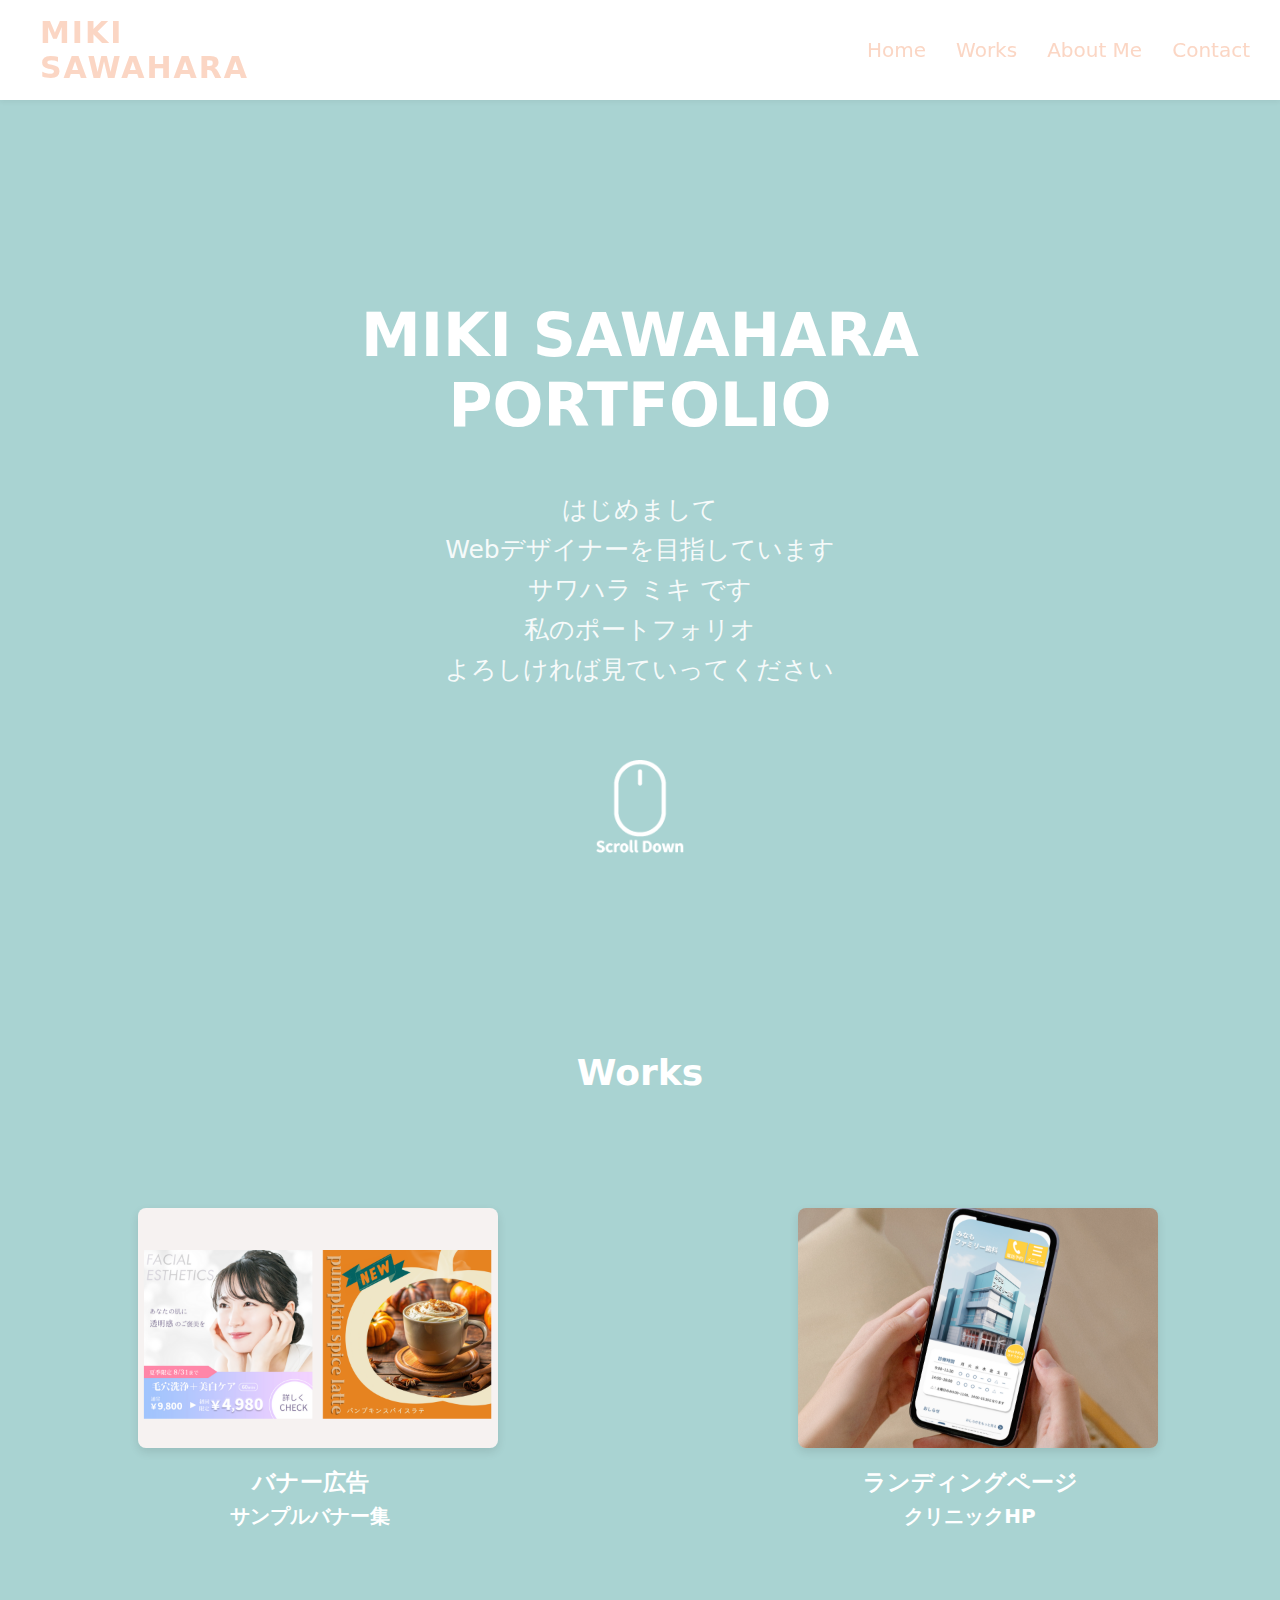
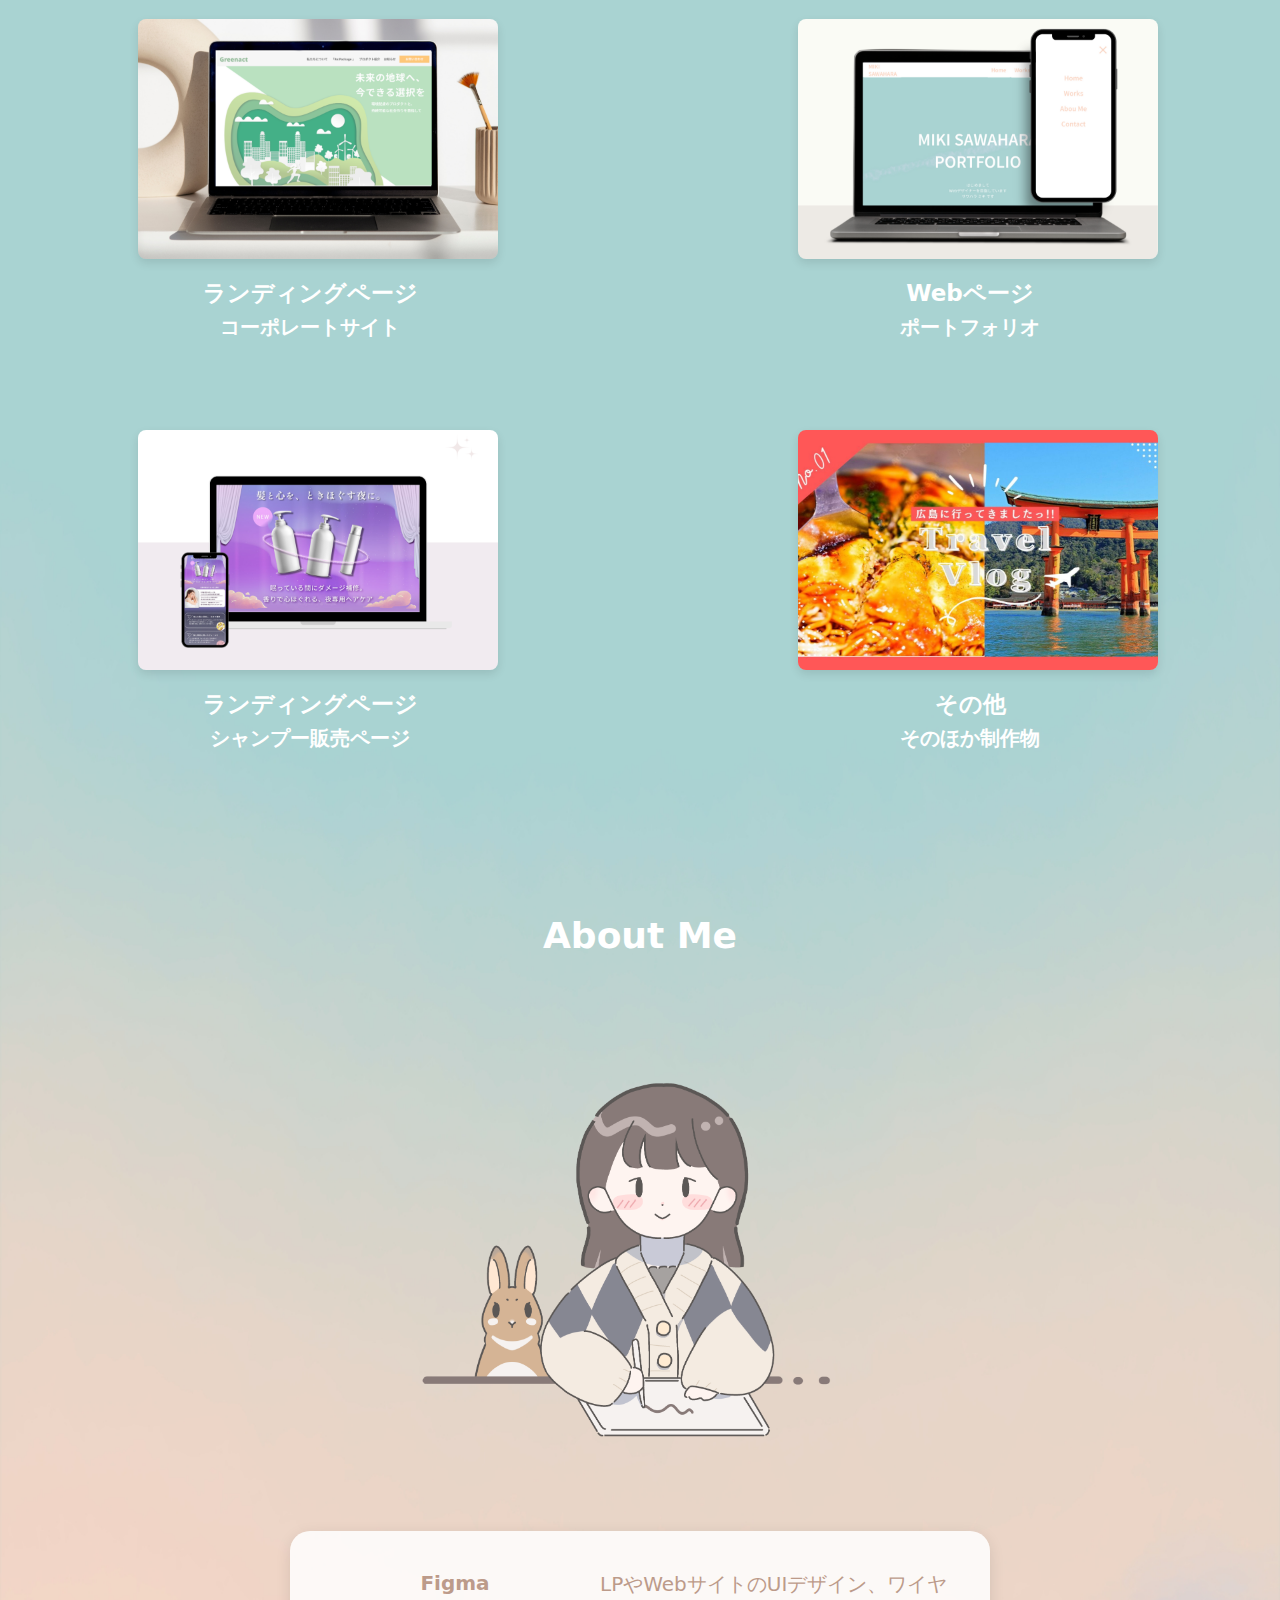
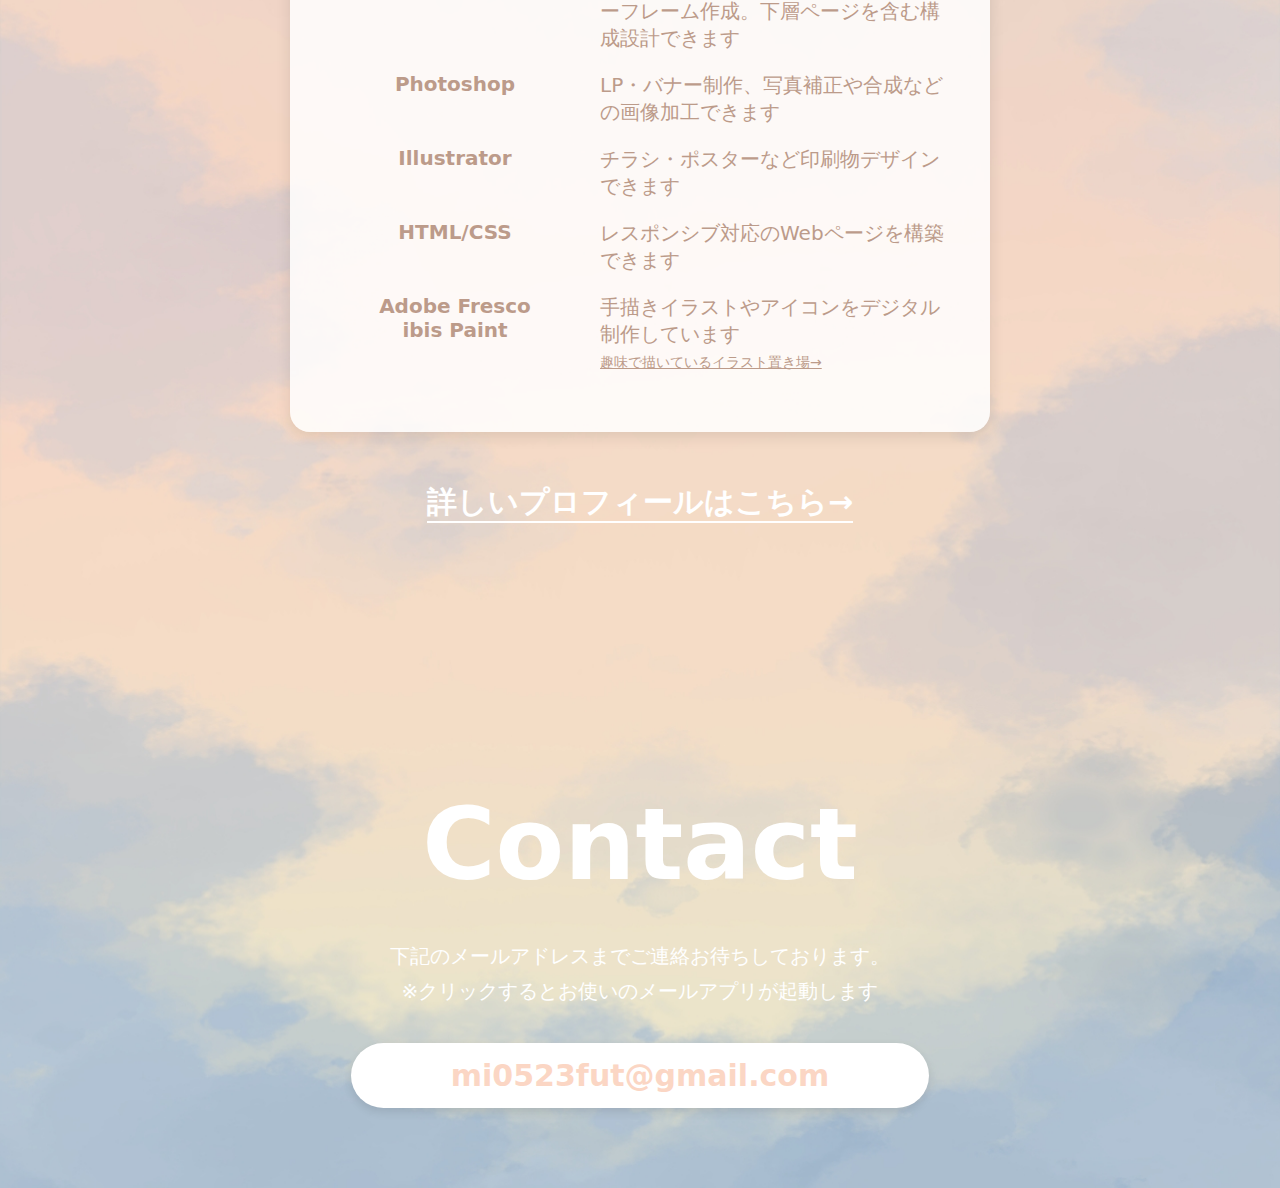
<file: index.html>
<!DOCTYPE html>
<html lang="ja">
<head>
  <meta charset="UTF-8" />
  <meta name="viewport" content="width=device-width, initial-scale=1" />
  <title>MIKI SAWAHARA PORTFOLIO</title>
  <link rel="stylesheet" href="CSS/style.css" />
  <link rel="icon" href="assets/img/ファビコン.png" type="image/png">
</head>
<body>
<header>
  <h1 class="logo">
     <a href="#top">MIKI<br>SAWAHARA</a>
  </h1>
  <input type="checkbox" id="menu-toggle" class="menu-toggle">
  <label for="menu-toggle" class="hamburger">
    <span></span>
    <span></span>
    <span></span>
  </label>
  <nav>
    <ul class="nav-menu">
      <li><a href="#hero">Home</a></li>
      <li><a href="#works">Works</a></li>
      <li><a href="AboutMe/index.html">About Me</a></li>
      <li><a href="#contact">Contact</a></li>
    </ul>
  </nav>
</header>
  <section id="hero" class="hero">
    <div class="hero-text">
      <h1>MIKI SAWAHARA<br>PORTFOLIO</h1>
      <p>はじめまして<br>Webデザイナーを目指しています<br>サワハラ ミキ です<br>私のポートフォリオ<br>よろしければ見ていってください</p>
      <a href="#about" class="scroll-logo">
      <img src="assets/img/Home_img/Scroll Down Logo.png" alt="Scroll Down Logo">
    </a>
    </div>
  </section>
<section id="works">
  <h2>Works</h2>
  <div class="works-list">
      <div class="work-card">
      <a href="Works/Works1/index.html" class="work-card">
      <img src="assets/img/Home_img/Banner_mock-up.png" alt="Work 1">
      <p class="work-title">バナー広告</p>
      <p class="work-desc">サンプルバナー集</p></a>
      </div>
      <div class="work-card">
      <a href="Works/Works2/index.html" class="work-card">
      <img src="assets/img/Home_img/minamoshika_mock-up.png" alt="Work 2">
      <p class="work-title">ランディングページ</p>
      <p class="work-desc">クリニックHP</p></a>
    </div>
    <div class="work-card">
      <a href="Works/Works3/index.html" class="work-card">
      <img src="assets/img/Home_img/Greenact_mock-up.png" alt="Work 3">
      <p class="work-title">ランディングページ</p>
      <p class="work-desc">コーポレートサイト</p></a>
    </div>
    <div class="work-card">
      <a href="Works/Works4/index.html" class="work-card">
      <img src="assets/img/Home_img/Portfolio_mock-up.png" alt="Work 4">
      <p class="work-title">Webページ</p>
      <p class="work-desc">ポートフォリオ</p></a>
    </div>
    <div class="work-card">
      <a href="Works/Works5/index.html" class="work-card">
      <img src="assets/img/Home_img/WLCare_mock-up.png" alt="Work 5">
      <p class="work-title">ランディングページ</p>
      <p class="work-desc">シャンプー販売ページ</p></a>
    </div>
    <div class="work-card">
      <a href="Works/Works6/index.html" class="work-card">
      <img src="assets/img/Home_img/thumbnailmock-up.jpg" alt="Work 6">
      <p class="work-title">その他</p>
      <p class="work-desc">そのほか制作物</p></a>
    </div>
  </div>
  </section>

<section id="about">
  <h2>About Me</h2>
  <div class="about-illustration">
    <img src="assets/img/Home_img/Abou Avater.png" alt="自分のイラスト">
  </div>
  <div class="skills">
    <div class="skill-item">
      <span class="skill-name">Figma</span>
      <span class="skill-desc">LPやWebサイトのUIデザイン、ワイヤーフレーム作成。下層ページを含む構成設計できます</span>
    </div>
    <div class="skill-item">
      <span class="skill-name">Photoshop</span>
      <span class="skill-desc">LP・バナー制作、写真補正や合成などの画像加工できます</span>
    </div>
    <div class="skill-item">
      <span class="skill-name">Illustrator</span>
      <span class="skill-desc">チラシ・ポスターなど印刷物デザインできます</span>
    </div>
    <div class="skill-item">
      <span class="skill-name">HTML/CSS</span>
      <span class="skill-desc">レスポンシブ対応のWebページを構築できます</span>
    </div>
    <div class="skill-item">
      <span class="skill-name">Adobe Fresco<br>ibis Paint</span>
      <span class="skill-desc">手描きイラストやアイコンをデジタル制作しています<br>
       <a href="Illustration/index.html" class="skill-note">趣味で描いているイラスト置き場→</a></span>
    </div>
  </div>
  <div class="profile-link">
    <a href="AboutMe/index.html">詳しいプロフィールはこちら→</a>
  </div>
</section>
<section id="contact">
  <h2>Contact</h2>
  <p>下記のメールアドレスまでご連絡お待ちしております。</p>
  <p>※クリックするとお使いのメールアプリが起動します</p>
  <a href="mailto:mi0523fut@gmail.com" class="mail-btn">
    mi0523fut@gmail.com
  </a>
</section>
</body>
</html>
</file>
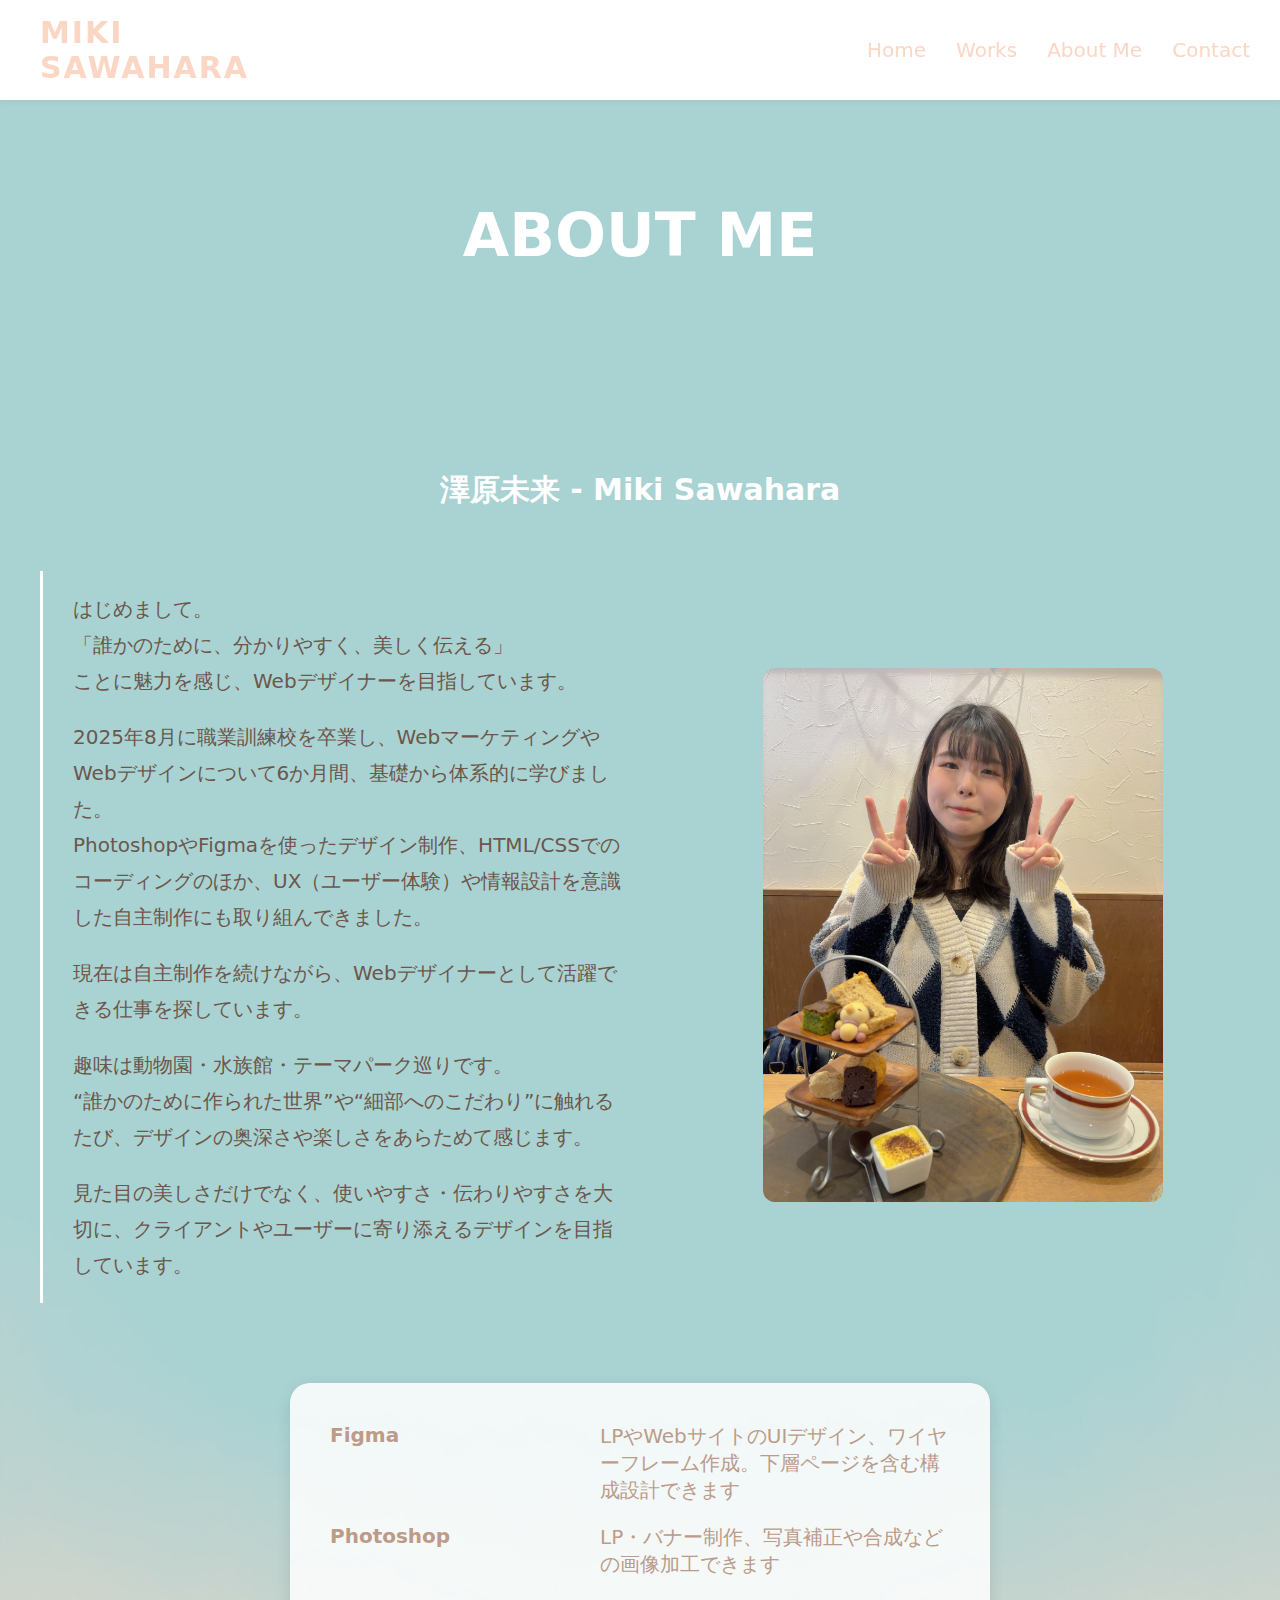
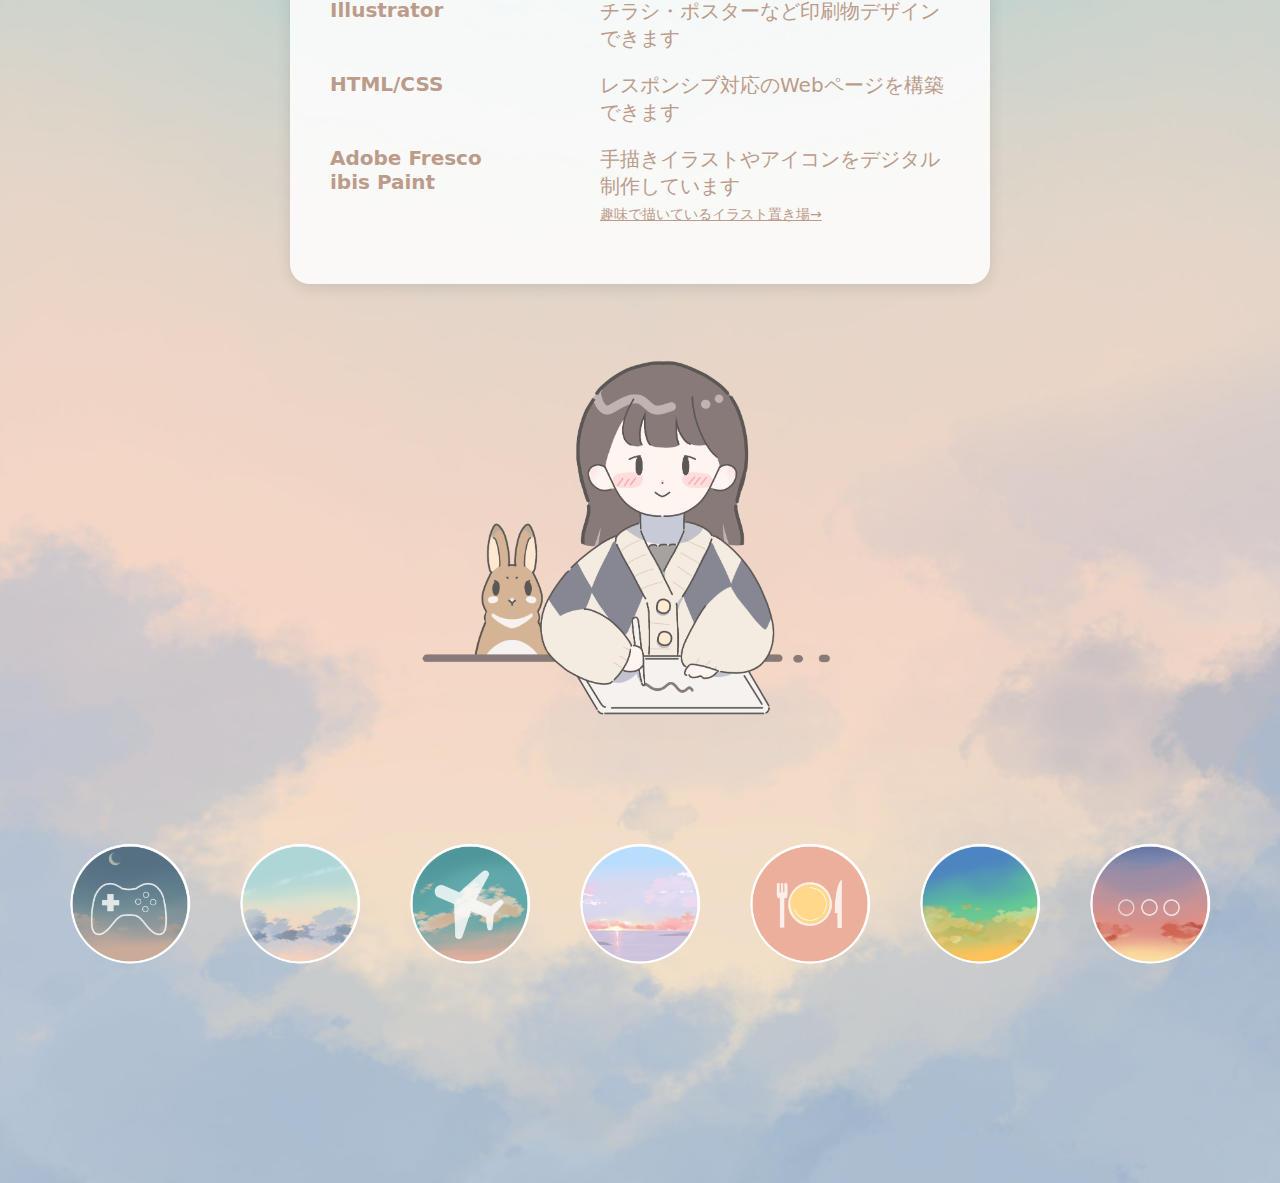
<file: AboutMe/index.html>
<!-- about.html -->
<!DOCTYPE html>
<html lang="ja">
<head>
  <meta charset="UTF-8">
  <meta name="viewport" content="width=device-width, initial-scale=1.0">
  <title>About Me</title>
  <link rel="stylesheet" href="../CSS/style.css">
  <link rel="icon" href="../assets/img/ファビコン.png" type="image/png">
</head>
<body class="about-body" id="top">
<header>
  <h1 class="logo">
     <a href="../index.html">MIKI<br>SAWAHARA</a>
  </h1>
  <input type="checkbox" id="menu-toggle" class="menu-toggle">
  <label for="menu-toggle" class="hamburger">
    <span></span>
    <span></span>
    <span></span>
  </label>
  <nav>
    <ul class="nav-menu">
      <li><a href="../index.html">Home</a></li>
      <li><a href="../index.html#works">Works</a></li>
      <li><a href="#top">About Me</a></li>
      <li><a href="../index.html#contact">Contact</a></li>
    </ul>
  </nav>
</header>
    <section class="about-hero">
      <h1>ABOUT ME</h1>
    </section>
    <section class="myname">
      <h1>澤原未来 - Miki Sawahara</h1>
    </section>
  <section class="about">
    <div class="about-container">
      <div class="about-text">
        <p>
          はじめまして。<br>
          「誰かのために、分かりやすく、美しく伝える」<br>
          ことに魅力を感じ、Webデザイナーを目指しています。<br>
        </p>
        <p>
          2025年8月に職業訓練校を卒業し、Webマーケティングや
          Webデザインについて6か月間、基礎から体系的に学びました。<br>
          PhotoshopやFigmaを使ったデザイン制作、HTML/CSSでの
          コーディングのほか、UX（ユーザー体験）や情報設計を意識した自主制作にも取り組んできました。<br>
        </p>
        <p>
          現在は自主制作を続けながら、Webデザイナーとして活躍できる仕事を探しています。
        </p>
        <p>
         趣味は動物園・水族館・テーマパーク巡りです。<br>
          “誰かのために作られた世界”や“細部へのこだわり”に触れる
          たび、デザインの奥深さや楽しさをあらためて感じます。 
        </p>
        <p>
         見た目の美しさだけでなく、使いやすさ・伝わりやすさを大切に、クライアントやユーザーに寄り添えるデザインを目指しています。 
        </p>
      </div>
      <div class="about-img">
        <img src="../assets/img/AboutMe_img/自己紹介用写真.JPG" alt="プロフィール写真">
      </div>
    </div>
  </section>
  <div class="skills">
    <div class="skill-item">
      <span class="skill-name">Figma</span>
      <span class="skill-desc">LPやWebサイトのUIデザイン、ワイヤーフレーム作成。下層ページを含む構成設計できます</span>
    </div>
    <div class="skill-item">
      <span class="skill-name">Photoshop</span>
      <span class="skill-desc">LP・バナー制作、写真補正や合成などの画像加工できます</span>
    </div>
    <div class="skill-item">
      <span class="skill-name">Illustrator</span>
      <span class="skill-desc">チラシ・ポスターなど印刷物デザインできます</span>
    </div>
    <div class="skill-item">
      <span class="skill-name">HTML/CSS</span>
      <span class="skill-desc">レスポンシブ対応のWebページを構築できます</span>
    </div>
    <div class="skill-item">
      <span class="skill-name">Adobe Fresco<br>ibis Paint</span>
      <span class="skill-desc">手描きイラストやアイコンをデジタル制作しています<br>
       <a href="../Illustration/index.html" class="skill-note">趣味で描いているイラスト置き場→</a></span>
    </div>
  </div>
  <div class="about-illustration">
    <img src="../assets/img/AboutMe_img/Abou Avater.png" alt="自分のイラスト">
  </div>
  <div class="icon-list">
  <div class="icon"><img src="../assets/img/AboutMe_img/icon1_ゲーム.png" alt="icon1"></div>
  <div class="icon"><img src="../assets/img/AboutMe_img/icon6.png" alt="icon2"></div>
  <div class="icon"><img src="../assets/img/AboutMe_img/icon2_旅行.PNG" alt="icon3"></div>
  <div class="icon"><img src="../assets/img/AboutMe_img/icon8.png" alt="icon4"></div>
  <div class="icon"><img src="../assets/img/AboutMe_img/icon3_食事.png" alt="icon5"></div>
  <div class="icon"><img src="../assets/img/AboutMe_img/icon7.PNG" alt="icon6"></div>
  <div class="icon"><img src="../assets/img/AboutMe_img/icon4_その他.PNG" alt="icon7"></div>
</div>
</body>
</html>
</file>
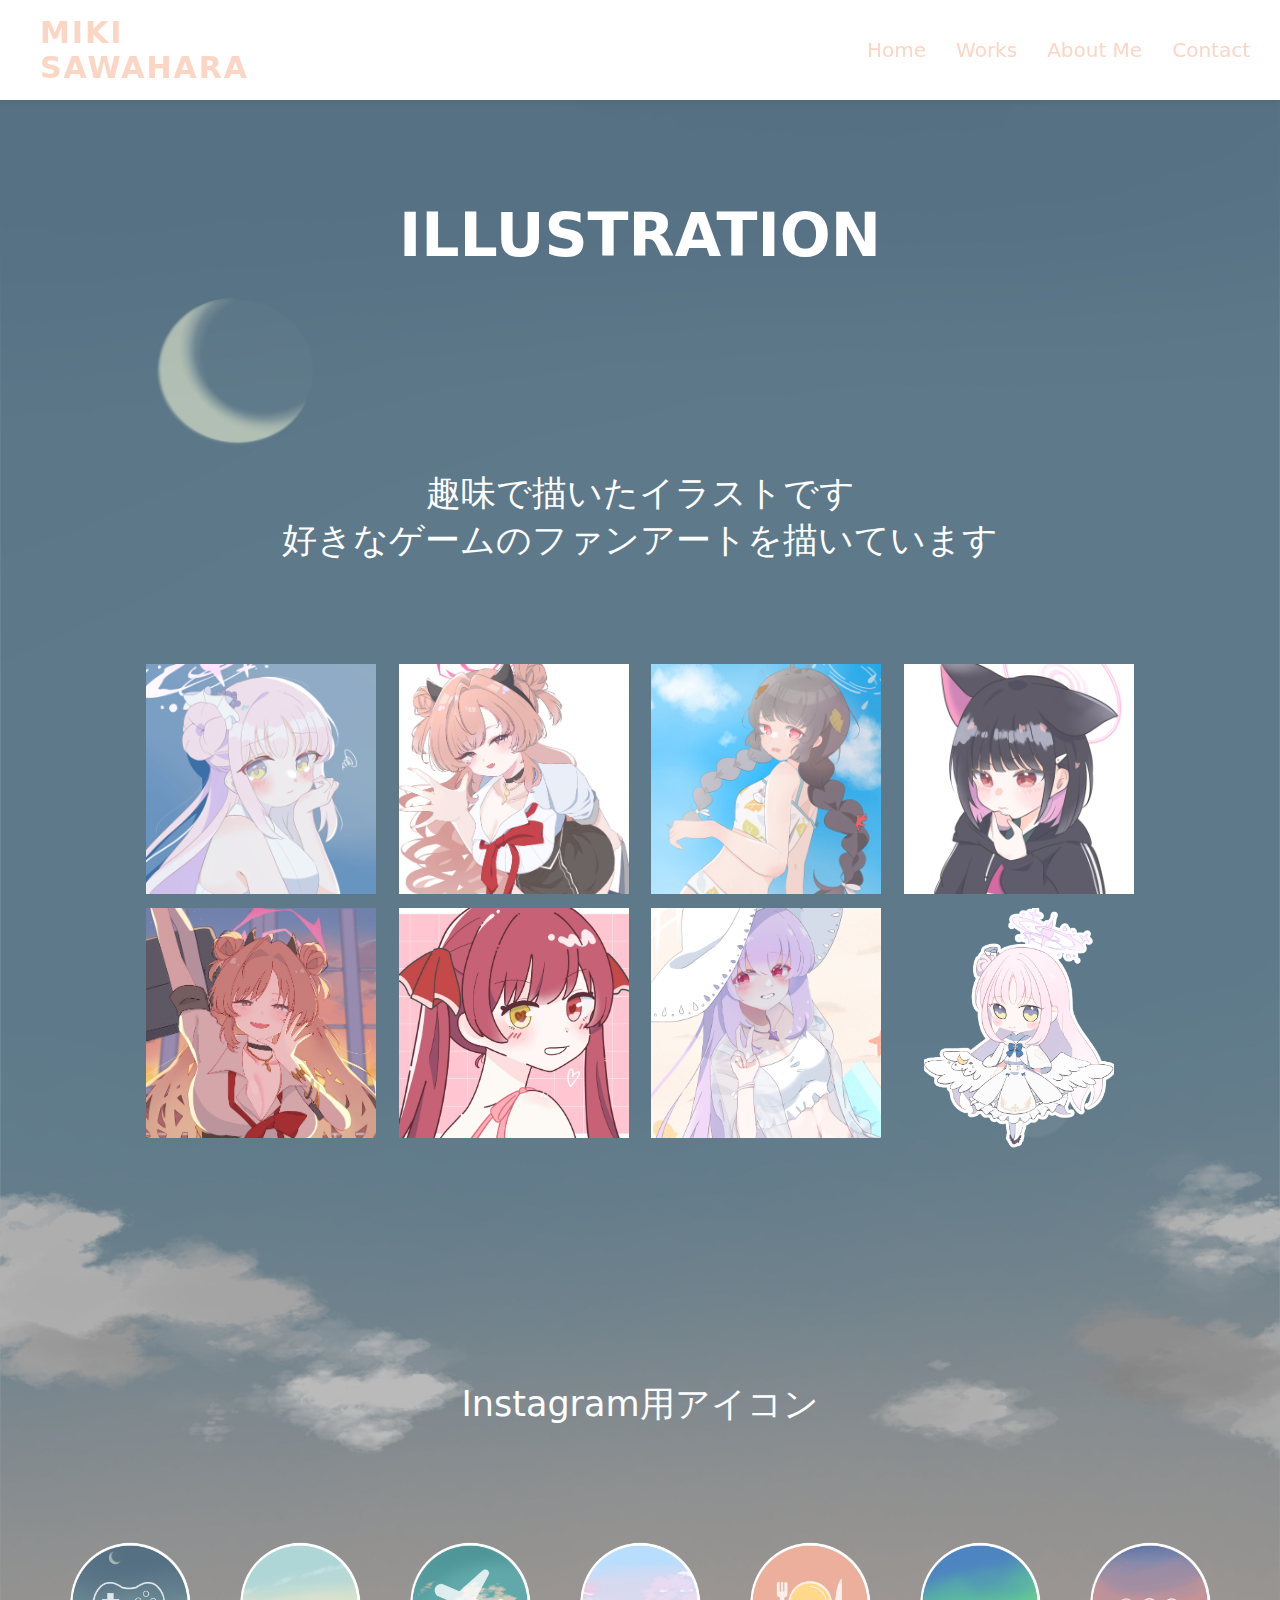
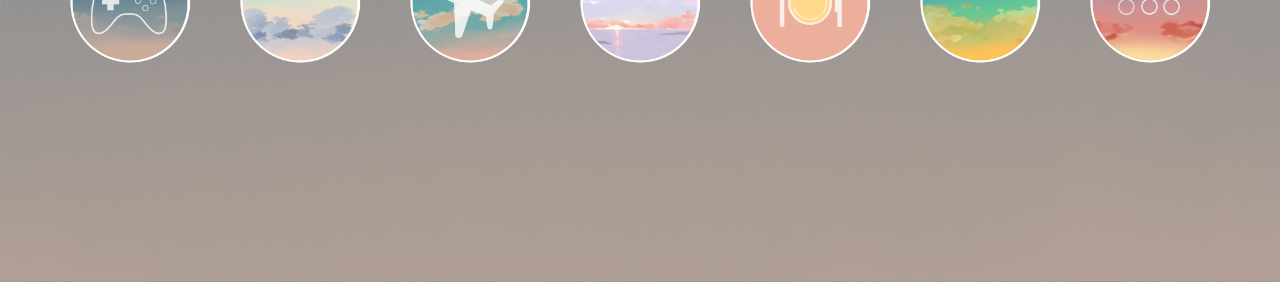
<file: Illustration/index.html>
<!-- about.html -->
<!DOCTYPE html>
<html lang="ja">
<head>
  <meta charset="UTF-8">
  <meta name="viewport" content="width=device-width, initial-scale=1.0">
  <title>About Me</title>
  <link rel="stylesheet" href="../CSS/style.css">
</head>
<body class="illust-body">
  <!-- ヘッダー（全画面） -->
<header>
  <h1 class="logo">
     <a href="../index.html">MIKI<br>SAWAHARA</a>
  </h1>
  <!-- チェックボックス追加 -->
  <input type="checkbox" id="menu-toggle" class="menu-toggle">

  <!-- ハンバーガーアイコン -->
  <label for="menu-toggle" class="hamburger">
    <span></span>
    <span></span>
    <span></span>
  </label>
  <nav>
    <ul class="nav-menu">
      <li><a href="../index.html">Home</a></li>
      <li><a href="../index.html#works">Works</a></li>
      <li><a href="../AboutMe/index.html">About Me</a></li>
      <li><a href="../index.html#contact">Contact</a></li>
    </ul>
  </nav>
</header>
<!--ここからWorks1のメインコンテンツ-->
    <section class="illust-hero">
      <h1>ILLUSTRATION</h1>
    </section>
    <section class="illust-title">
      <p>趣味で描いたイラストです<br>好きなゲームのファンアートを描いています</p>
    </section>
    </div>
  <div class="illust-list">
  <div class="illust"><img src="../assets/img/Illustration_img/ミカ.jpg" alt="illust1"></div>
  <div class="illust"><img src="../assets/img/Illustration_img/キララ1.jpg" alt="illust2"></div>
  <div class="illust"><img src="../assets/img/Illustration_img/ミユ.JPG" alt="illust3"></div>
  <div class="illust"><img src="../assets/img/Illustration_img/カズサ.jpg" alt="illust4"></div>
  <div class="illust"><img src="../assets/img/Illustration_img/キララ2.jpg" alt="illust5"></div>
  <div class="illust"><img src="../assets/img/Illustration_img/マリン船長.jpg" alt="illust6"></div>
  <div class="illust"><img src="../assets/img/Illustration_img/アツコ.jpg" alt="illust7"></div>
  <div class="illust-png"><img src="../assets/img/Illustration_img/ミニキャラ.png" alt="illust8"></div>
</div>
<section class="illust-title">
      <p>Instagram用アイコン</p>
</section>
</div>
  <div class="icon-list">
  <div class="icon"><img src="../assets/img/AboutMe_img/icon1_ゲーム.png" alt="icon1"></div>
  <div class="icon"><img src="../assets/img/AboutMe_img/icon6.png" alt="icon2"></div>
  <div class="icon"><img src="../assets/img/AboutMe_img/icon2_旅行.PNG" alt="icon3"></div>
  <div class="icon"><img src="../assets/img/AboutMe_img/icon8.png" alt="icon4"></div>
  <div class="icon"><img src="../assets/img/AboutMe_img/icon3_食事.png" alt="icon5"></div>
  <div class="icon"><img src="../assets/img/AboutMe_img/icon7.PNG" alt="icon6"></div>
  <div class="icon"><img src="../assets/img/AboutMe_img/icon4_その他.PNG" alt="icon7"></div>
</div>
</body>
</file>
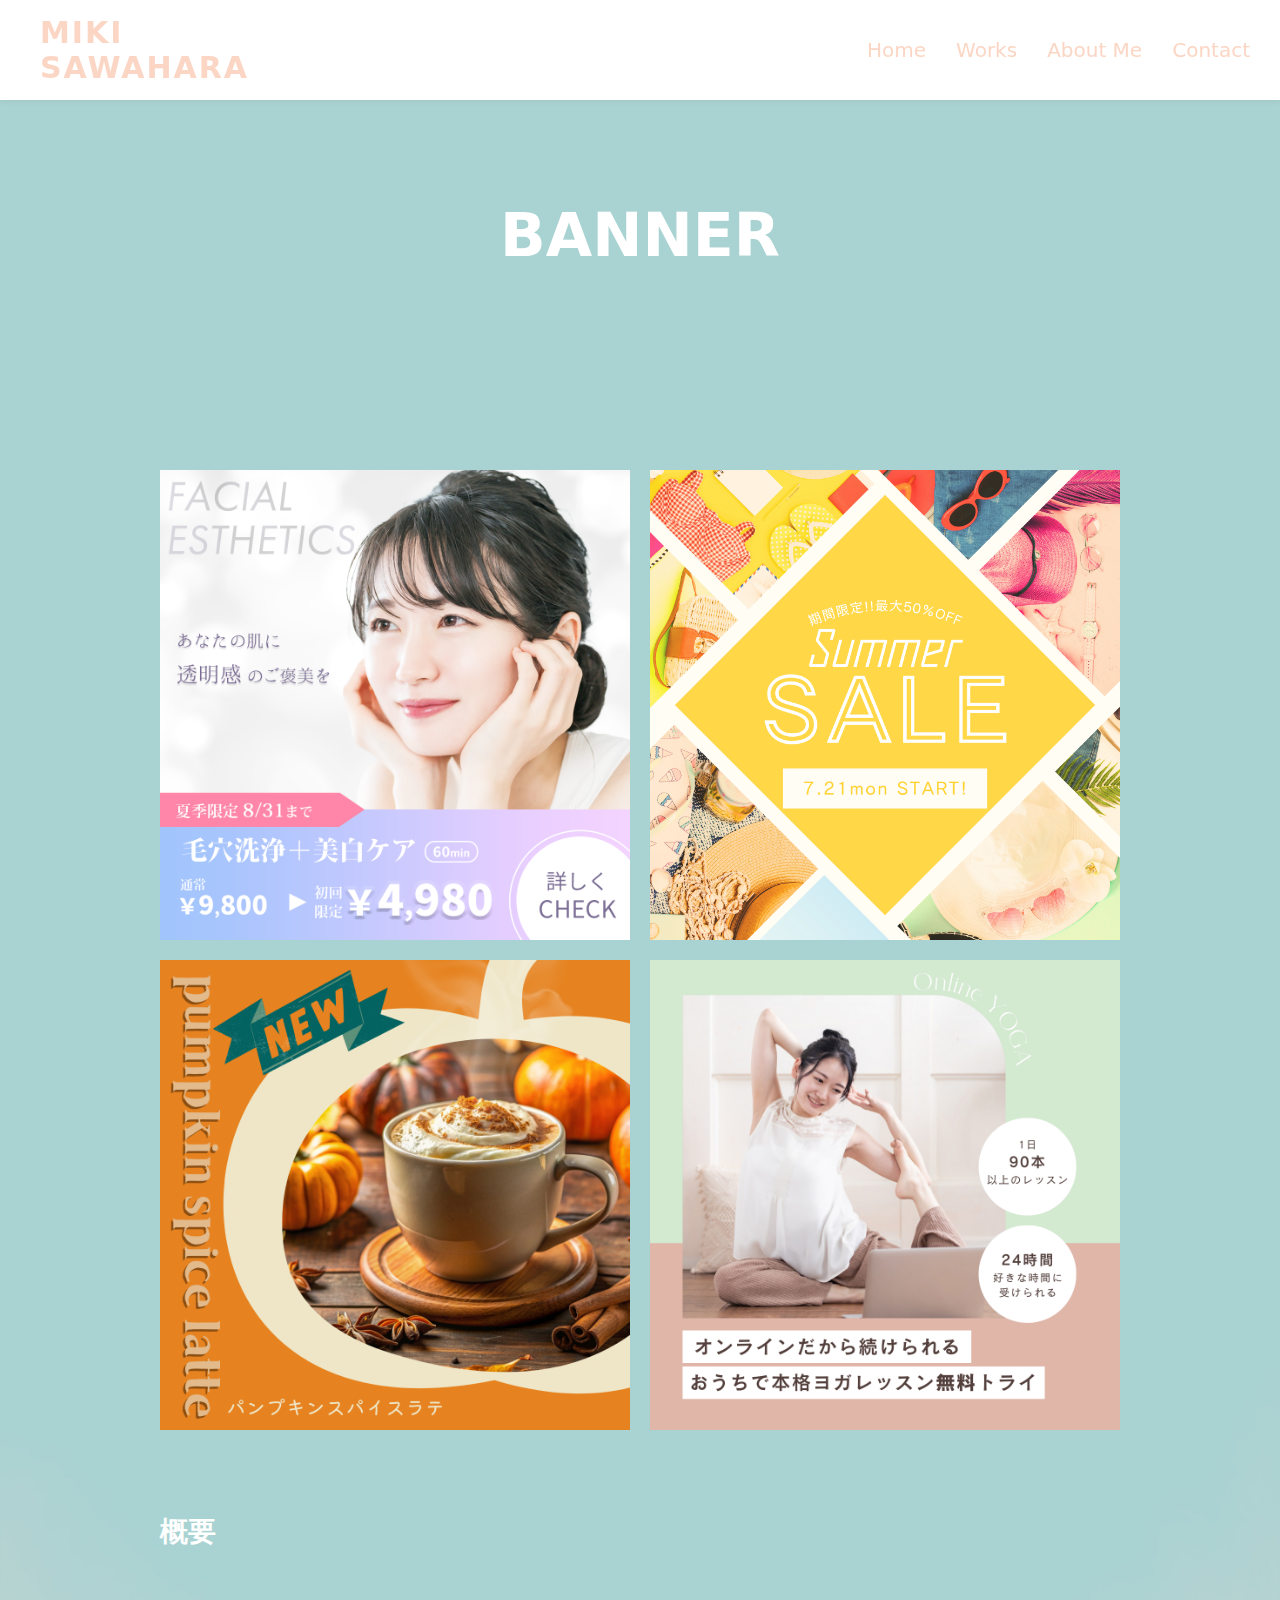
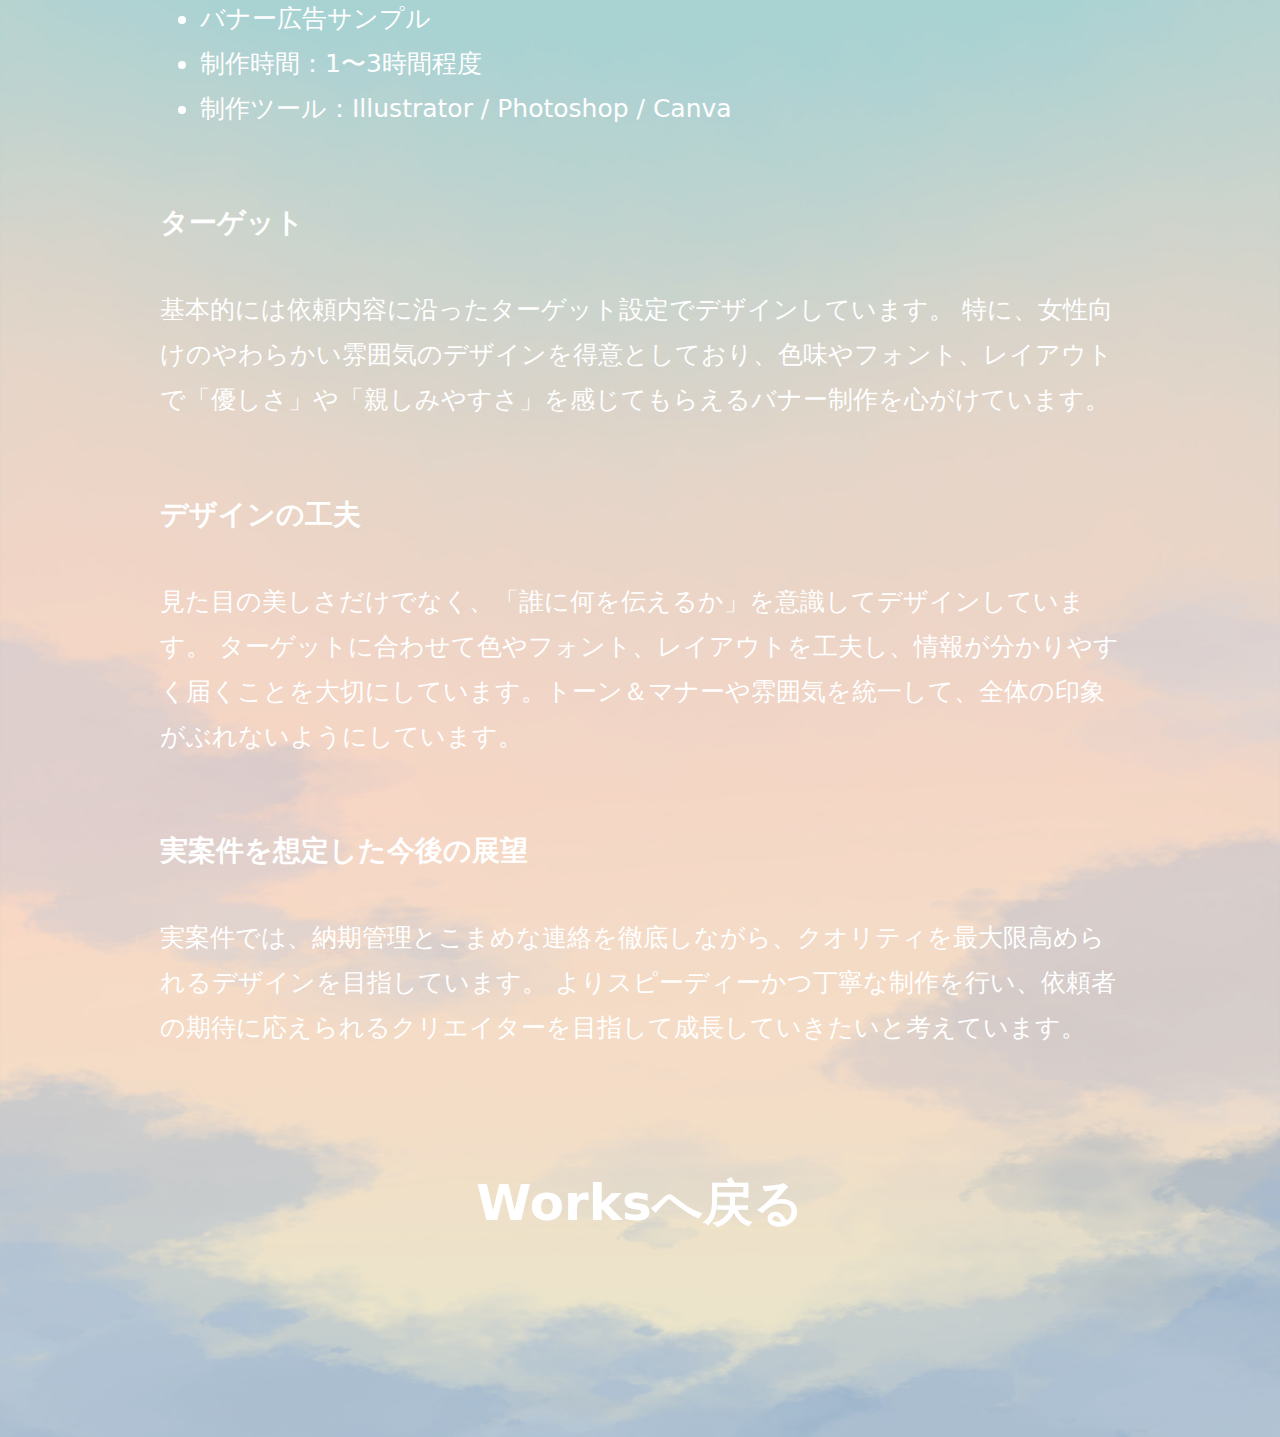
<file: Works/Works1/index.html>
<!DOCTYPE html>
<html lang="ja">
<head>
  <meta charset="UTF-8" />
  <meta name="viewport" content="width=device-width, initial-scale=1" />
  <title>MIKI SAWAHARA PORTFOLIO</title>
  <link rel="stylesheet" href="../../CSS/style.css"/>
  <link rel="icon" href="../../assets/img/ファビコン.png" type="image/png">
</head>
<body>
<header>
  <h1 class="logo">
     <a href="/index.html">MIKI<br>SAWAHARA</a>
  </h1>
  <input type="checkbox" id="menu-toggle" class="menu-toggle">
  <label for="menu-toggle" class="hamburger">
    <span></span>
    <span></span>
    <span></span>
  </label>
  <nav>
    <ul class="nav-menu">
      <li><a href="../../index.html">Home</a></li>
      <li><a href="../../index.html#works">Works</a></li>
      <li><a href="../../AboutMe/index.html">About Me</a></li>
      <li><a href="../../index.html#contact">Contact</a></li>
    </ul>
  </nav>
</header>
<main class="works-detail">
    <section class="hero">
      <h1>BANNER</h1>
    </section>
    <section class="works-images">
      <img src="../../assets/img/Works/Works1_img/エステバナー.png" alt="バナー1">
      <img src="../../assets/img/Works/Works1_img/サマーセールバナー.png" alt="バナー2">
      <img src="../../assets/img/Works/Works1_img/秋ドリンクバナー.png" alt="バナー3">
      <img src="../../assets/img/Works/Works1_img/自宅ヨガバナー.png" alt="バナー4">
    </section>
    <section class="works-section">
      <h2>概要</h2>
      <ul>
        <li>バナー広告サンプル</li>
        <li>制作時間：1〜3時間程度</li>
        <li>制作ツール：Illustrator / Photoshop / Canva</li>
      </ul>
    </section>
    <section class="works-section">
      <h2>ターゲット</h2>
      <p>
     基本的には依頼内容に沿ったターゲット設定でデザインしています。
      特に、女性向けのやわらかい雰囲気のデザインを得意としており、色味やフォント、レイアウトで「優しさ」や「親しみやすさ」を感じてもらえるバナー制作を心がけています。
      </p>
    </section>
    <section class="works-section">
      <h2>デザインの工夫</h2>
      <p>
        見た目の美しさだけでなく、「誰に何を伝えるか」を意識してデザインしています。
          ターゲットに合わせて色やフォント、レイアウトを工夫し、情報が分かりやすく届くことを大切にしています。トーン＆マナーや雰囲気を統一して、全体の印象がぶれないようにしています。
      </p>
    </section>
    <section class="works-section">
      <h2>実案件を想定した今後の展望</h2>
      <p>
        実案件では、納期管理とこまめな連絡を徹底しながら、クオリティを最大限高められるデザインを目指しています。
          よりスピーディーかつ丁寧な制作を行い、依頼者の期待に応えられるクリエイターを目指して成長していきたいと考えています。
      </p>
    </section>
    <div class="back-link">
      <a href="../../index.html#works">Worksへ戻る</a>
    </div>
  </main>
</body>
</html>
</file>
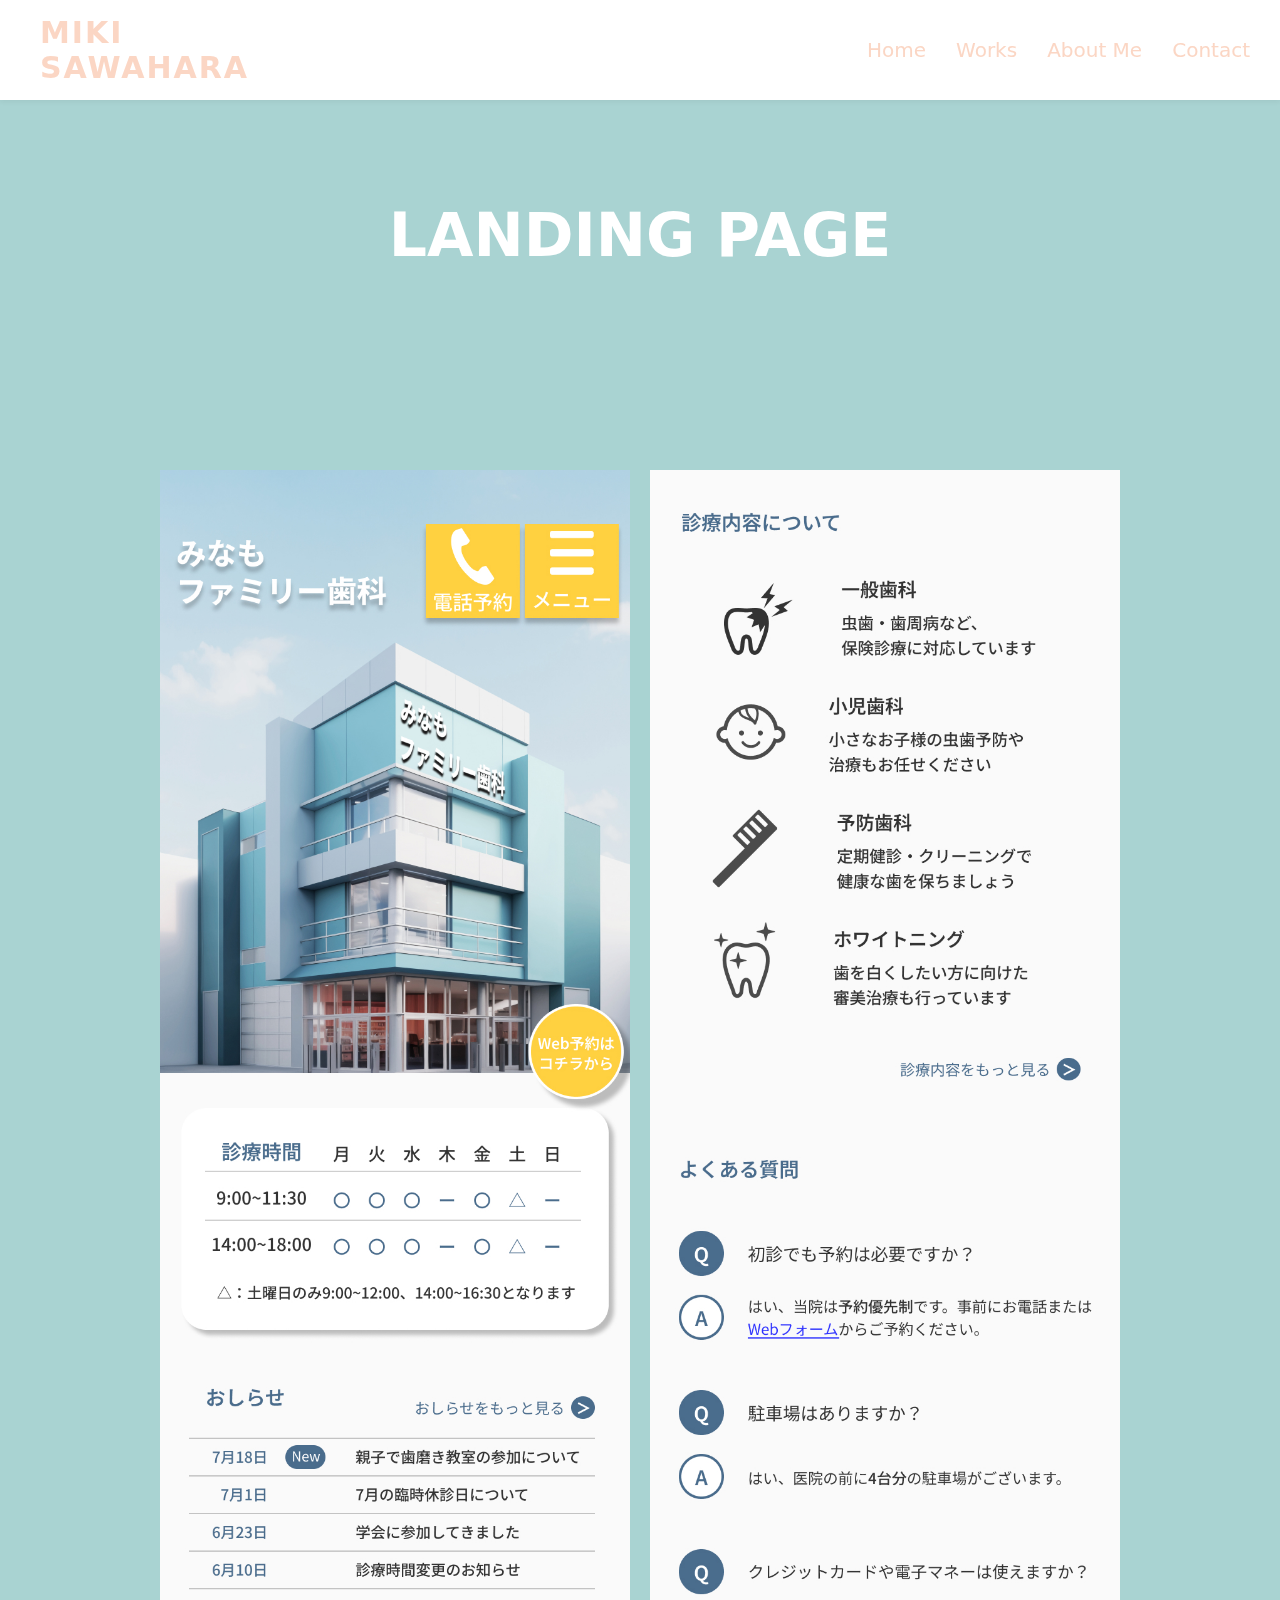
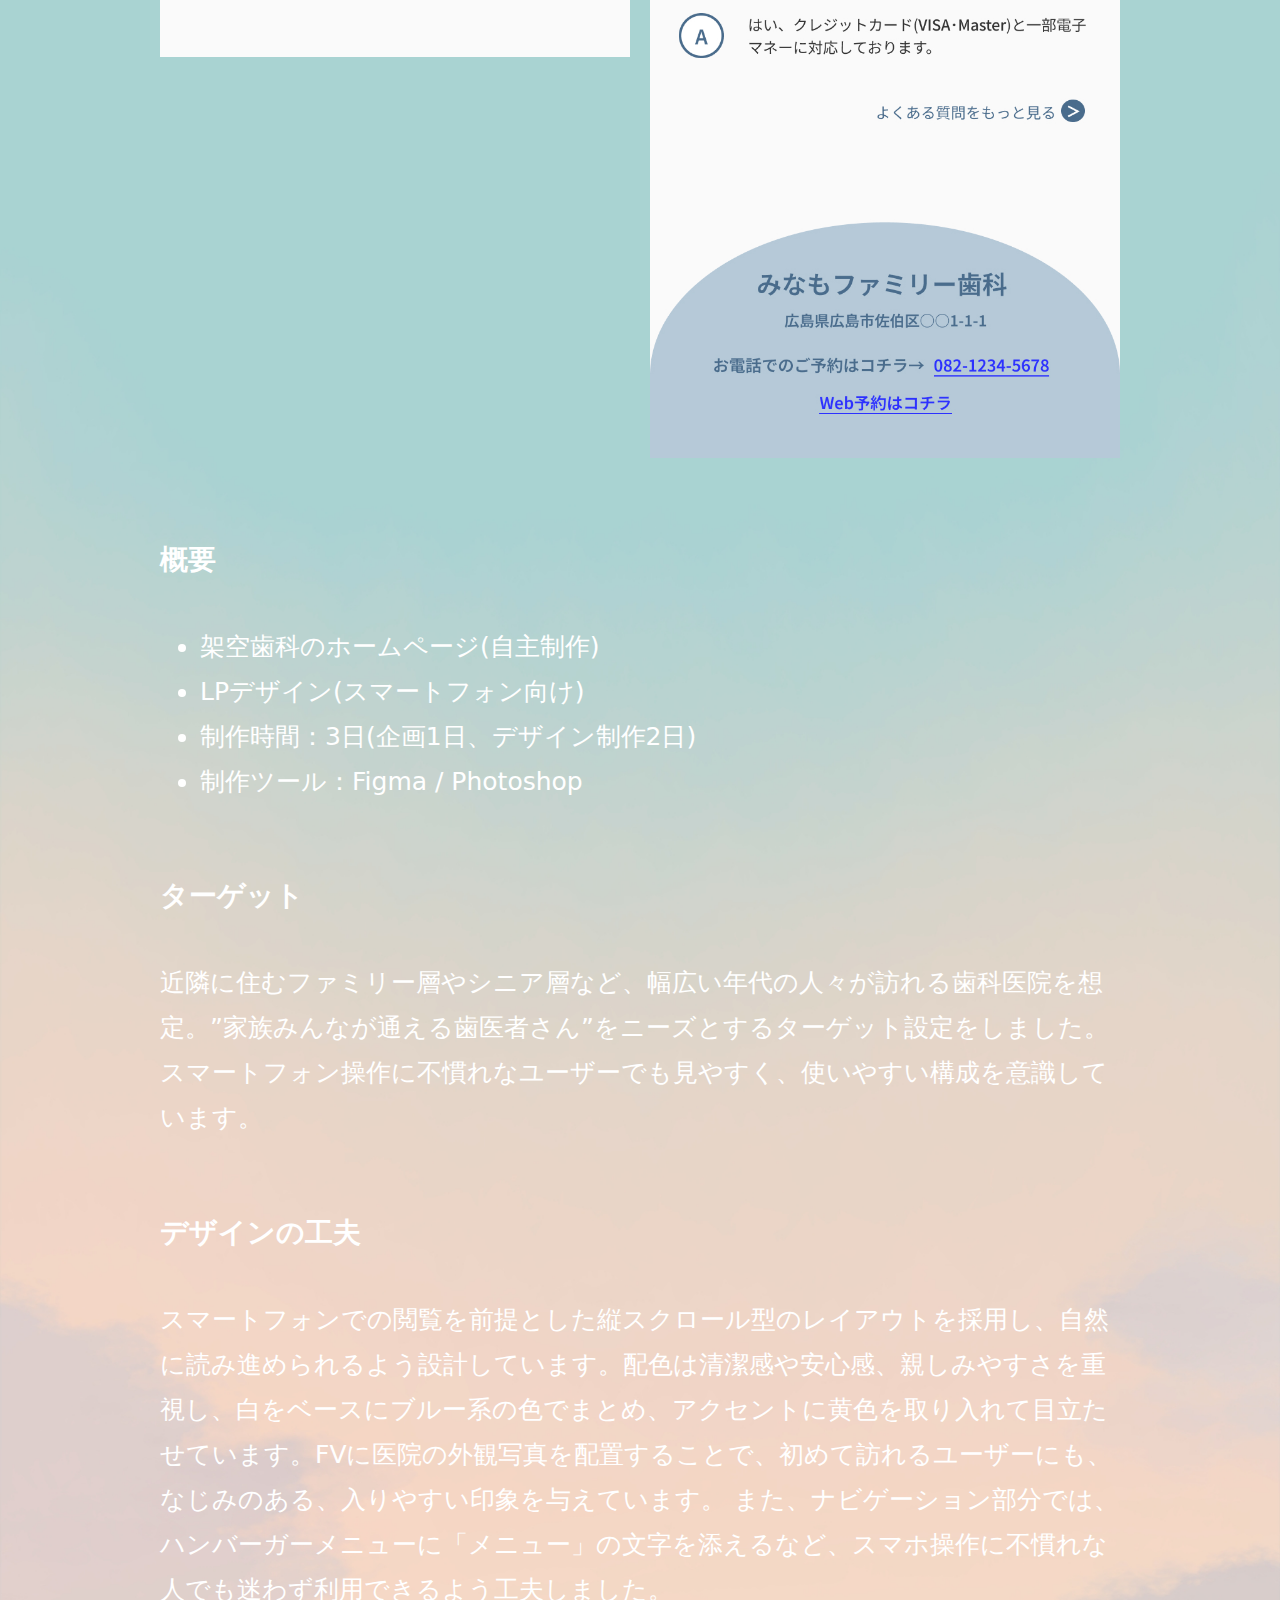
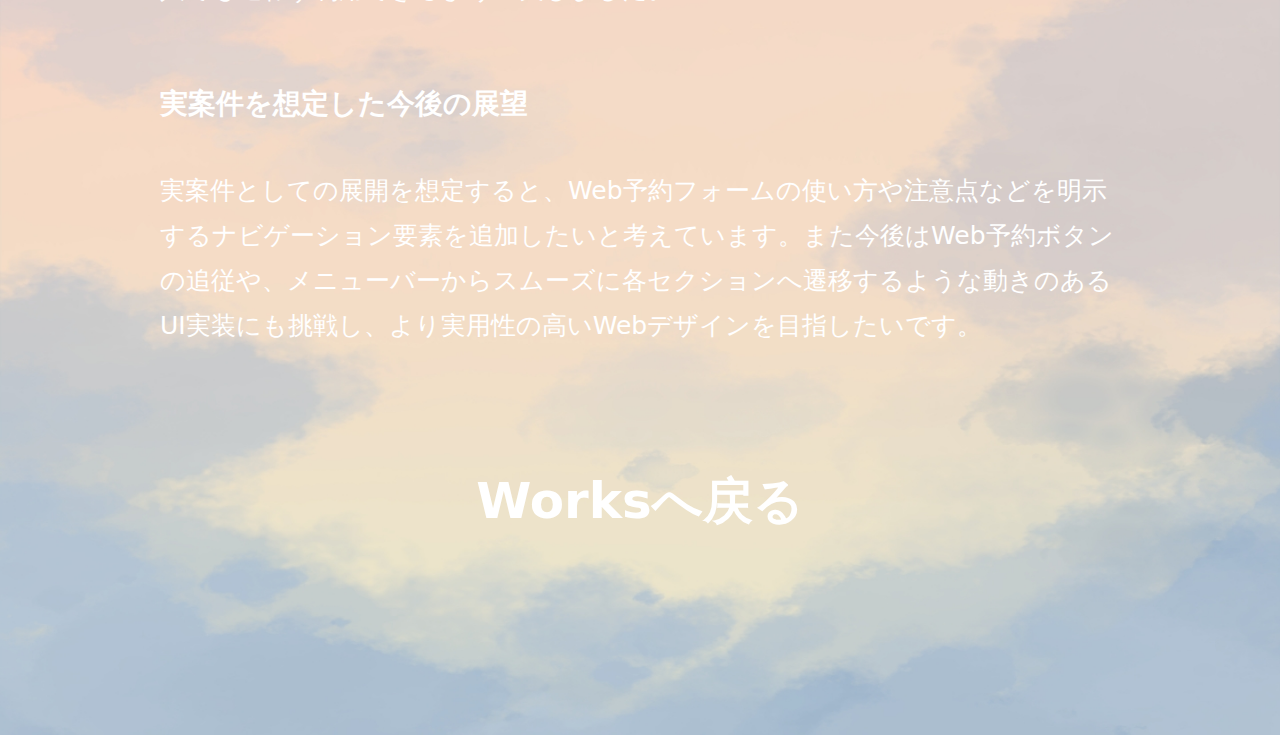
<file: Works/Works2/index.html>
<!DOCTYPE html>
<html lang="ja">
<head>
  <meta charset="UTF-8" />
  <meta name="viewport" content="width=device-width, initial-scale=1" />
  <title>MIKI SAWAHARA PORTFOLIO</title>
  <link rel="stylesheet" href="../../CSS/style.css"/>
</head>
<body>
  <!-- ヘッダー（全画面） -->
<header>
  <h1 class="logo">
     <a href="/index.html">MIKI<br>SAWAHARA</a>
  </h1>
  <!-- チェックボックス追加 -->
  <input type="checkbox" id="menu-toggle" class="menu-toggle">

  <!-- ハンバーガーアイコン -->
  <label for="menu-toggle" class="hamburger">
    <span></span>
    <span></span>
    <span></span>
  </label>
  <nav>
    <ul class="nav-menu">
      <li><a href="../../index.html">Home</a></li>
      <li><a href="../../index.html#works">Works</a></li>
      <li><a href="../../AboutMe/index.html">About Me</a></li>
      <li><a href="../../index.html#contact">Contact</a></li>
    </ul>
  </nav>
</header>
<!--ここからWorks2のメインコンテンツ-->
<main class="works-detail">

    <!-- タイトル -->
    <section class="hero">
      <h1>LANDING PAGE</h1>
    </section>

    <!-- 画像ギャラリー -->
    <section class="works-images">
      <img src="../../assets/img/Works/Works2_img/minamo_01.jpg" alt="みなも歯科1">
      <img src="../../assets/img/Works/Works2_img/minamo_02.jpg" alt="みなも歯科2">
    </section>

    <!-- 概要 -->
    <section class="works-section">
      <h2>概要</h2>
      <ul>
        <li>架空歯科のホームページ(自主制作)</li>
        <li>LPデザイン(スマートフォン向け)</li>
        <li>制作時間：3日(企画1日、デザイン制作2日)</li>
        <li>制作ツール：Figma / Photoshop</li>
      </ul>
    </section>

    <!-- ターゲット -->
    <section class="works-section">
      <h2>ターゲット</h2>
      <p>
        近隣に住むファミリー層やシニア層など、幅広い年代の人々が訪れる歯科医院を想定。”家族みんなが通える歯医者さん”をニーズとするターゲット設定をしました。スマートフォン操作に不慣れなユーザーでも見やすく、使いやすい構成を意識しています。
      </p>
    </section>

    <!-- デザインの工夫 -->
    <section class="works-section">
      <h2>デザインの工夫</h2>
      <p>
        スマートフォンでの閲覧を前提とした縦スクロール型のレイアウトを採用し、自然に読み進められるよう設計しています。配色は清潔感や安心感、親しみやすさを重視し、白をベースにブルー系の色でまとめ、アクセントに黄色を取り入れて目立たせています。FVに医院の外観写真を配置することで、初めて訪れるユーザーにも、なじみのある、入りやすい印象を与えています。
        また、ナビゲーション部分では、ハンバーガーメニューに「メニュー」の文字を添えるなど、スマホ操作に不慣れな人でも迷わず利用できるよう工夫しました。
      </p>
    </section>

    <!-- 今後の展望 -->
    <section class="works-section">
      <h2>実案件を想定した今後の展望</h2>
      <p>
        実案件としての展開を想定すると、Web予約フォームの使い方や注意点などを明示するナビゲーション要素を追加したいと考えています。また今後はWeb予約ボタンの追従や、メニューバーからスムーズに各セクションへ遷移するような動きのあるUI実装にも挑戦し、より実用性の高いWebデザインを目指したいです。
      </p>
    </section>

    <!-- 戻るリンク -->
    <div class="back-link">
      <a href="../../index.html#works">Worksへ戻る</a>
    </div>

  </main>

</body>
</html>
</file>
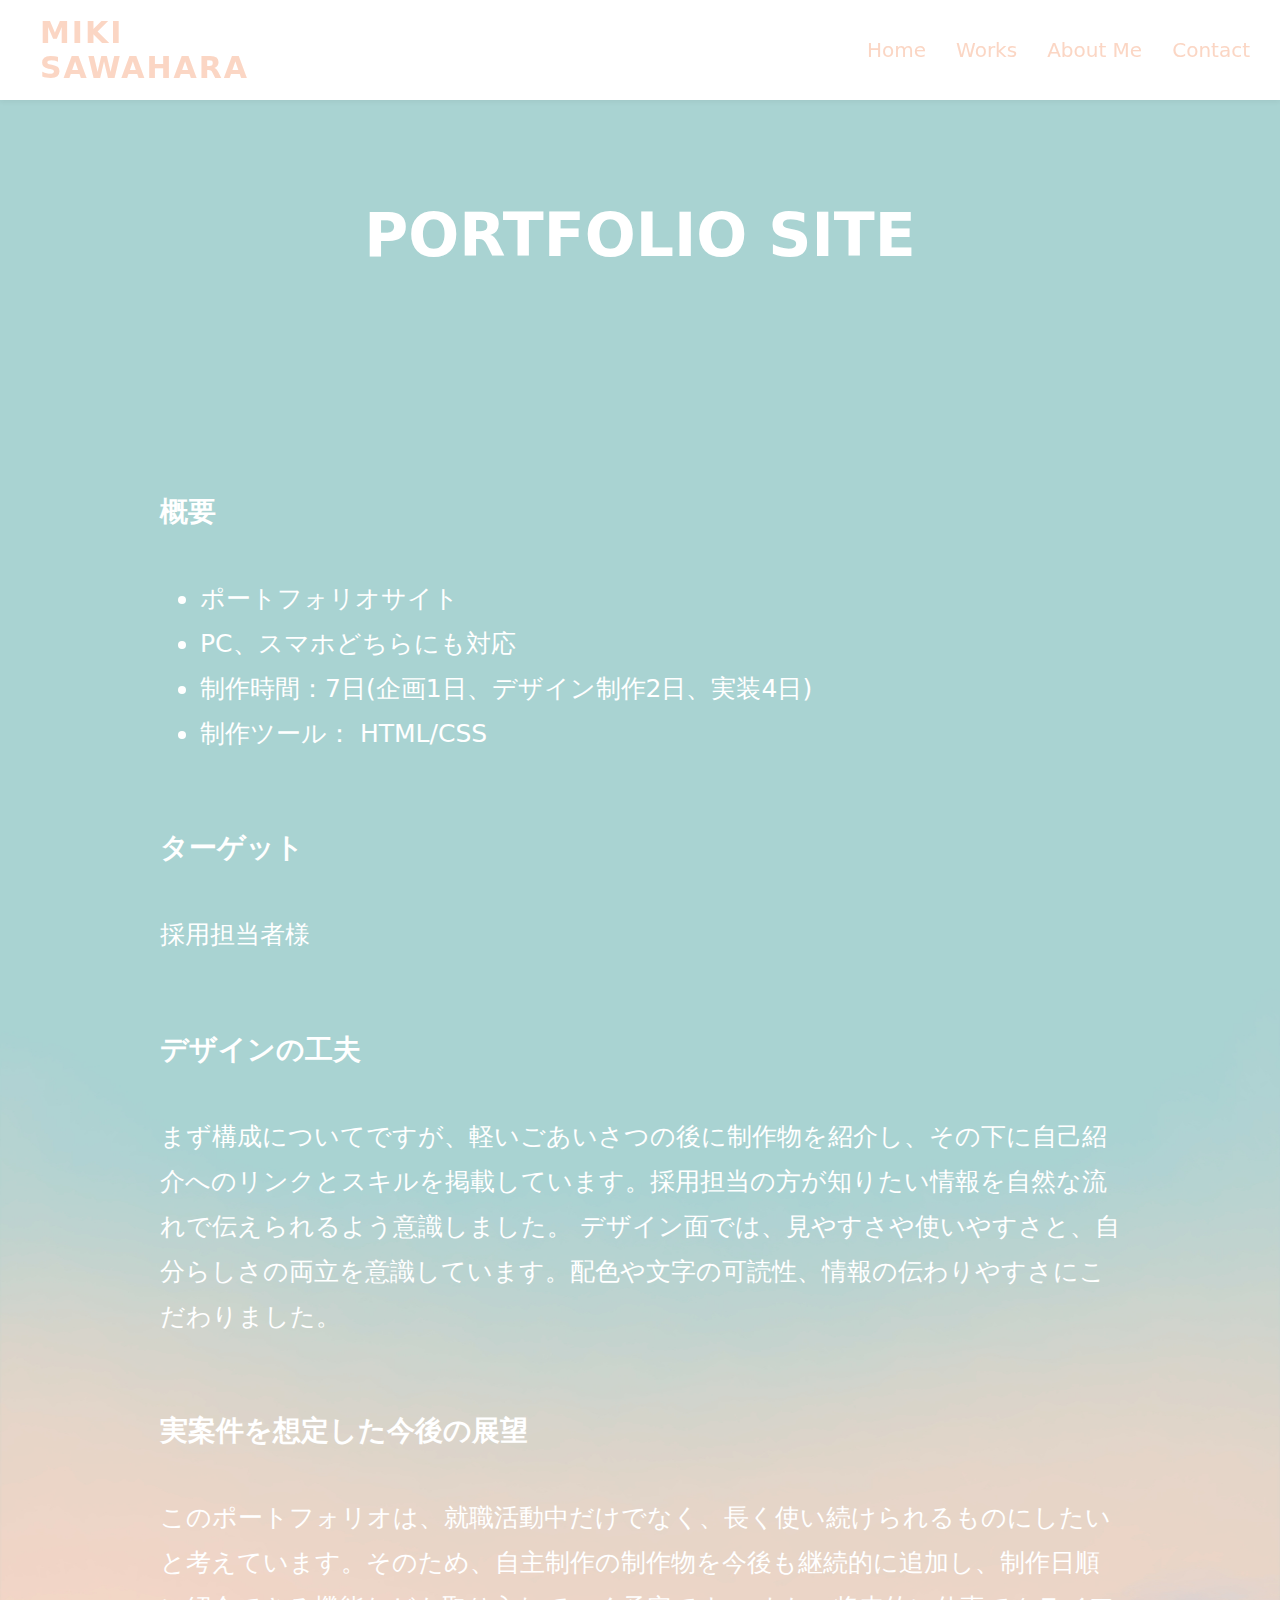
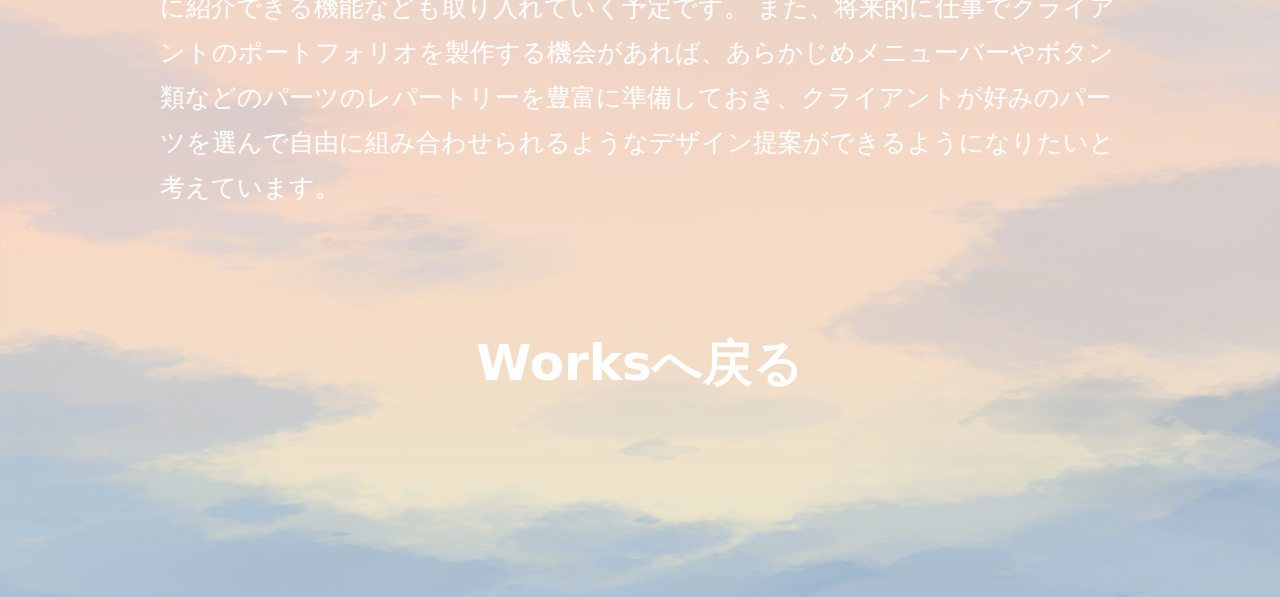
<file: Works/Works4/index.html>
<!DOCTYPE html>
<html lang="ja">
<head>
  <meta charset="UTF-8" />
  <meta name="viewport" content="width=device-width, initial-scale=1" />
  <title>MIKI SAWAHARA PORTFOLIO</title>
  <link rel="stylesheet" href="../../CSS/style.css"/>
</head>
<body>
  <!-- ヘッダー（全画面） -->
<header>
  <h1 class="logo">
     <a href="/index.html">MIKI<br>SAWAHARA</a>
  </h1>
  <!-- チェックボックス追加 -->
  <input type="checkbox" id="menu-toggle" class="menu-toggle">

  <!-- ハンバーガーアイコン -->
  <label for="menu-toggle" class="hamburger">
    <span></span>
    <span></span>
    <span></span>
  </label>
  <nav>
    <ul class="nav-menu">
      <li><a href="../../index.html">Home</a></li>
      <li><a href="../../index.html#works">Works</a></li>
      <li><a href="../../AboutMe/index.html">About Me</a></li>
      <li><a href="../../index.html#contact">Contact</a></li>
    </ul>
  </nav>
</header>
<!--ここからWorks4のメインコンテンツ-->
<main class="works-detail">

    <!-- タイトル -->
    <section class="hero">
      <h1>PORTFOLIO SITE</h1>
    </section>

    <!-- 画像ギャラリー 
    <section class="works-images">
      <img src="../../assets/img/Works/Works3_img/Greenact_01.jpg" alt="Greenact1">
      <img src="../../assets/img/Works/Works3_img/Greenact_02.jpg" alt="Greenact2">
    </section>-->

    <!-- 概要 -->
    <section class="works-section">
      <h2>概要</h2>
      <ul>
        <li>ポートフォリオサイト</li>
        <li>PC、スマホどちらにも対応</li>
        <li>制作時間：7日(企画1日、デザイン制作2日、実装4日)</li>
        <li>制作ツール： HTML/CSS </li>
      </ul>
    </section>

    <!-- ターゲット -->
    <section class="works-section">
      <h2>ターゲット</h2>
      <p>
        採用担当者様
    </section>

    <!-- デザインの工夫 -->
    <section class="works-section">
      <h2>デザインの工夫</h2>
      <p>
        まず構成についてですが、軽いごあいさつの後に制作物を紹介し、その下に自己紹介へのリンクとスキルを掲載しています。採用担当の方が知りたい情報を自然な流れで伝えられるよう意識しました。
          デザイン面では、見やすさや使いやすさと、自分らしさの両立を意識しています。配色や文字の可読性、情報の伝わりやすさにこだわりました。     
    </section>

    <!-- 今後の展望 -->
    <section class="works-section">
      <h2>実案件を想定した今後の展望</h2>
      <p>
        このポートフォリオは、就職活動中だけでなく、長く使い続けられるものにしたいと考えています。そのため、自主制作の制作物を今後も継続的に追加し、制作日順に紹介できる機能なども取り入れていく予定です。
          また、将来的に仕事でクライアントのポートフォリオを製作する機会があれば、あらかじめメニューバーやボタン類などのパーツのレパートリーを豊富に準備しておき、クライアントが好みのパーツを選んで自由に組み合わせられるようなデザイン提案ができるようになりたいと考えています。
      </p>
    </section>

    <!-- 戻るリンク -->
    <div class="back-link">
      <a href="../../index.html#works">Worksへ戻る</a>
    </div>

  </main>

</body>
</html>
</file>
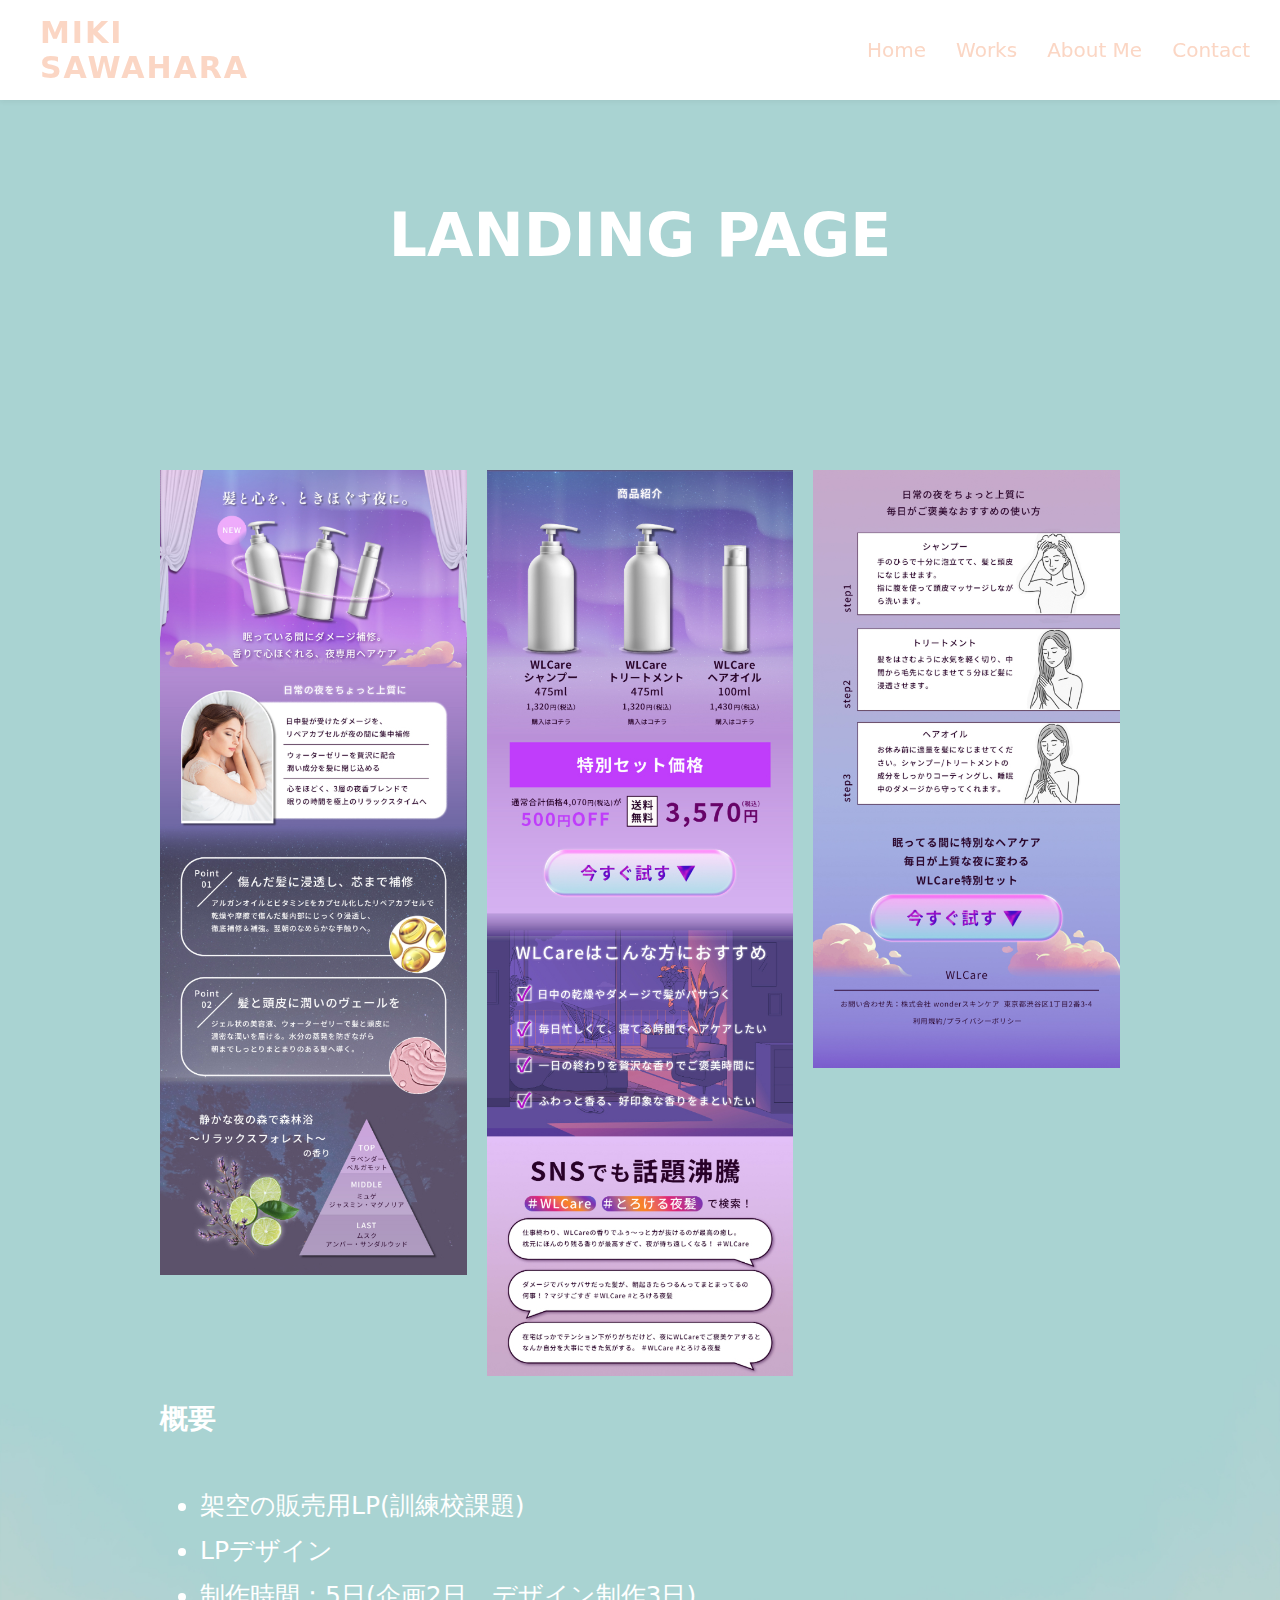
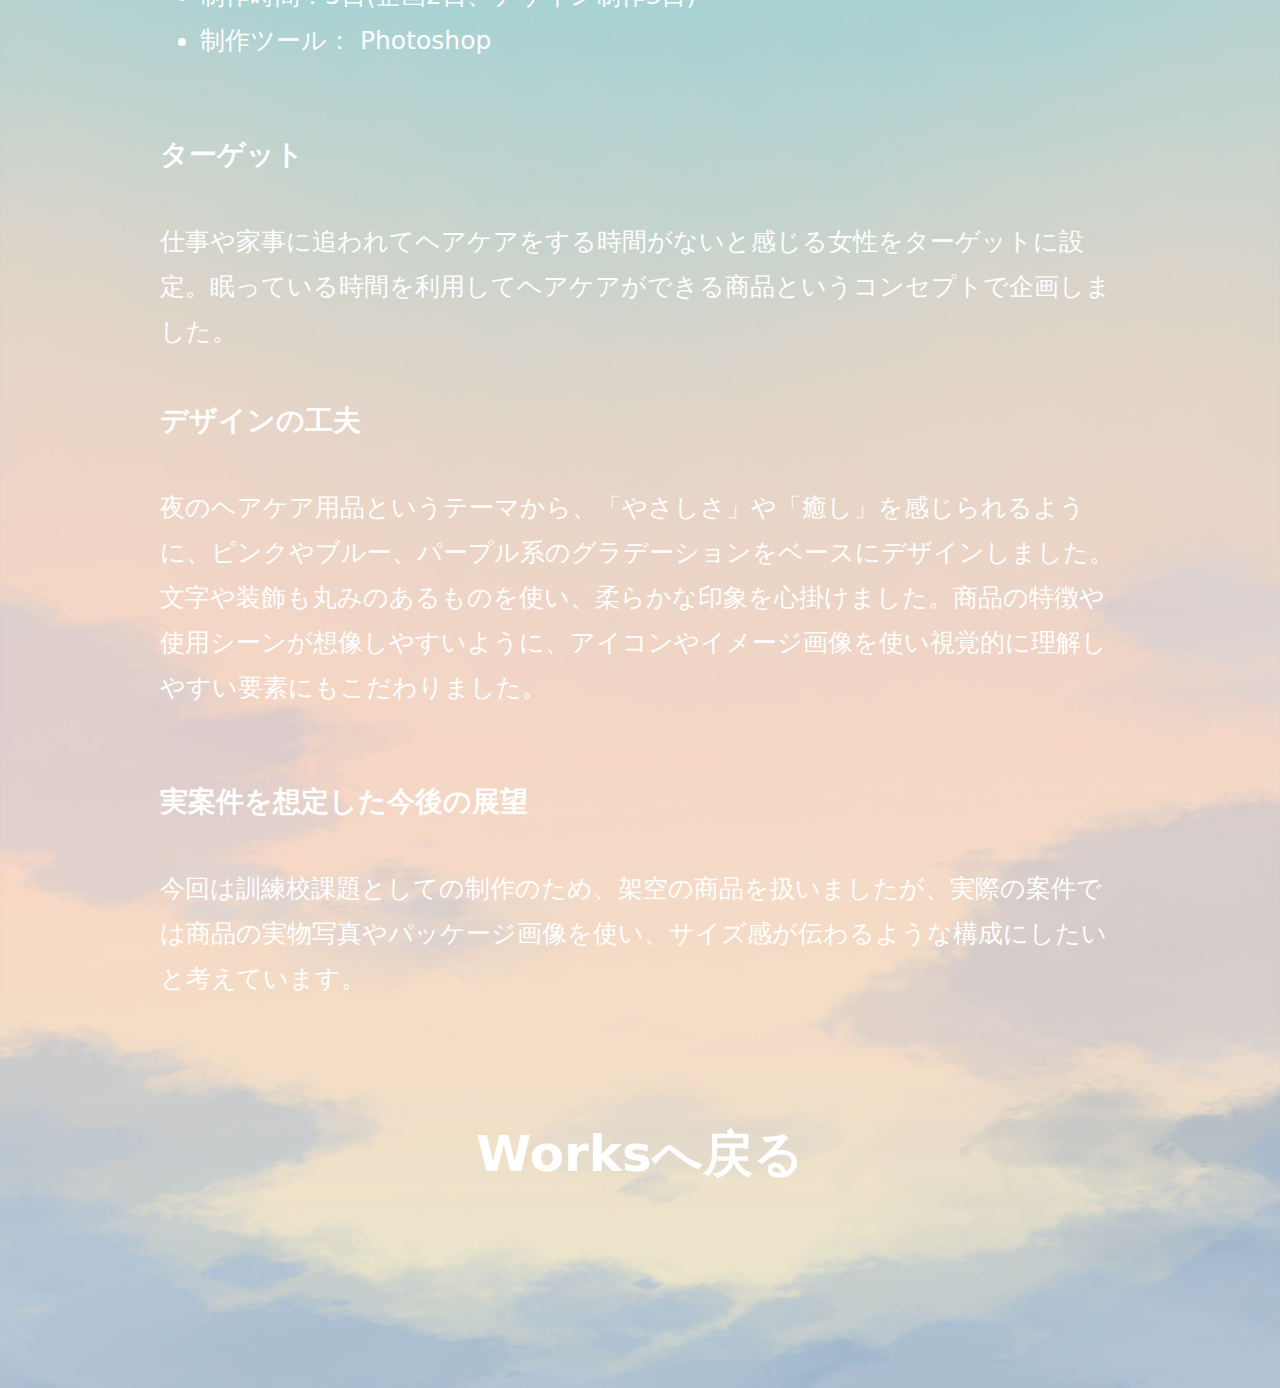
<file: Works/Works5/index.html>
<!DOCTYPE html>
<html lang="ja">
<head>
  <meta charset="UTF-8" />
  <meta name="viewport" content="width=device-width, initial-scale=1" />
  <title>MIKI SAWAHARA PORTFOLIO</title>
  <link rel="stylesheet" href="../../CSS/style.css"/>
</head>
<body>
  <!-- ヘッダー（全画面） -->
<header>
  <h1 class="logo">
     <a href="/index.html">MIKI<br>SAWAHARA</a>
  </h1>
  <!-- チェックボックス追加 -->
  <input type="checkbox" id="menu-toggle" class="menu-toggle">

  <!-- ハンバーガーアイコン -->
  <label for="menu-toggle" class="hamburger">
    <span></span>
    <span></span>
    <span></span>
  </label>
  <nav>
    <ul class="nav-menu">
      <li><a href="../../index.html">Home</a></li>
      <li><a href="../../index.html#works">Works</a></li>
      <li><a href="../../AboutMe/index.html">About Me</a></li>
      <li><a href="../../index.html#contact">Contact</a></li>
    </ul>
  </nav>
</header>
<!--ここからWorks4のメインコンテンツ-->
<main class="works-detail">

    <!-- タイトル -->
    <section class="hero">
      <h1>LANDING PAGE</h1>
    </section>

    <!-- 画像ギャラリー -->
    <section class="works5-images">
      <img src="../../assets/img/Works/Works5_img/WLCare_01.jpg" alt="Greenact1">
      <img src="../../assets/img/Works/Works5_img/WLCare_02.jpg" alt="Greenact2">
      <img src="../../assets/img/Works/Works5_img/WLCare_03.jpg" alt="Greenact2">
    </section>

    <!-- 概要 -->
    <section class="works-section">
      <h2>概要</h2>
      <ul>
        <li>架空の販売用LP(訓練校課題)</li>
        <li>LPデザイン</li>
        <li>制作時間：5日(企画2日、デザイン制作3日)</li>
        <li>制作ツール： Photoshop </li>
      </ul>
    </section>

    <!-- ターゲット -->
    <section class="works-section">
      <h2>ターゲット</h2>
      <section>
      <p>
        仕事や家事に追われてヘアケアをする時間がないと感じる女性をターゲットに設定。眠っている時間を利用してヘアケアができる商品というコンセプトで企画しました。
     </p>
    </section>

    <!-- デザインの工夫 -->
    <section class="works-section">
      <h2>デザインの工夫</h2>
      <p>
        夜のヘアケア用品というテーマから、「やさしさ」や「癒し」を感じられるように、ピンクやブルー、パープル系のグラデーションをベースにデザインしました。文字や装飾も丸みのあるものを使い、柔らかな印象を心掛けました。商品の特徴や使用シーンが想像しやすいように、アイコンやイメージ画像を使い視覚的に理解しやすい要素にもこだわりました。
      </p>
    </section>

    <!-- 今後の展望 -->
    <section class="works-section">
      <h2>実案件を想定した今後の展望</h2>
      <p>
       今回は訓練校課題としての制作のため、架空の商品を扱いましたが、実際の案件では商品の実物写真やパッケージ画像を使い、サイズ感が伝わるような構成にしたいと考えています。
      </p>
    </section>

    <!-- 戻るリンク -->
    <div class="back-link">
      <a href="../../index.html#works">Worksへ戻る</a>
    </div>

  </main>

</body>
</html>
</file>
<file: CSS/style.css>
@charset "UTF-8";
/* CSS Document*/
*{ box-sizing: border-box; }
body { margin: 0; padding: 0; font-family: system-ui, -apple-system, "Helvetica Neue", Arial, sans-serif; }

header {
  position: fixed;
  top: 0;
  left: 0;
  width: 100%;
  height: 100px; 
  box-sizing: border-box;
  background: #fff;
  display: flex;
  justify-content: space-between;
  align-items: center;
  padding: 5px 30px;
  box-shadow: 0 2px 5px rgba(0,0,0,0.05);
  z-index: 1000;
}

header .logo {
  flex-shrink: 0;
}

header .logo a {
  display: inline-block;
  padding: 10px;
  text-decoration: none;
  color:#fbd6c4;
  letter-spacing: 2px;
  font-size: 30px;
}

.nav-menu {
  display: flex;
  list-style: none;
  gap: 30px;
  margin: 0;
  padding: 0;
}

.nav-menu a {
  text-decoration: none;
  color:#fbd6c4;
  font-size: 20px;
  transition: color 0.3s;
}

.nav-menu a:hover {
  color:#fbd6c4;
  opacity: 0.9;
}

.hamburger {
  display: none;
  flex-direction: column;
  cursor: pointer;
  gap: 5px;
}

.hamburger span {
  width: 25px;
  height: 3px;
  background: #fbd6c4;
  border-radius: 2px;
}

#menu-toggle {
  display: none;
}

@media (max-width: 768px) {

  header {
    padding: 5px 15px; 
  }

  header .logo a {
    font-size: 20px;
    padding: 5px;
  }

  .nav-menu {
    display: none;
    flex-direction: column;
    position: absolute;
    top: 80px;
    right: 0;
    background: #fff;
    width: 200px;
    padding: 20px;
    box-shadow: 0 2px 8px rgba(0,0,0,0.1);
  }

  .hamburger {
    display: flex;
    margin-left: auto;
    margin-right: 0;
  }

  #menu-toggle:checked ~ nav .nav-menu {
    display: flex;
  }

  .menu-toggle:checked ~ nav ul {
    display: flex;
  }
}

/* 全画面の背景 */
body {
  background-image: url("../assets/img/Home_img/sky_main2.jpg");
  background-size: 100% 100%;
  background-position: top center;
  background-repeat: no-repeat;
  background-attachment: scroll;
}

/* AbouMeの背景 */
.about-body {
  background-image: url("../assets/img/AboutMe_img/sky_about2.jpg");
  background-size: 100% 100%;
  background-position: top center;
  background-repeat: no-repeat;
  background-attachment: scroll;
}

/* illustrationの背景 */
.illust-body {
  background-image: url("../assets/img/Illustration_img/sky_illust2.jpg");
  background-size: 100% 100%;
  background-position: top center;
  background-repeat: no-repeat;
}

@media (max-width: 768px){
  body{
    background-size: cover;
  }
  .about-body{
    background-size: cover;
  }
  .illust-body{
    background-size: cover;
  }
}

#hero {
  padding: 300px 20px 100px;
  height: auto;
  display: flex;
  flex-direction: column;
  justify-content: center;
  align-items: center;
  text-align: center;
  color: #fff;
}

.hero-text h1 { font-size: 60px; }
.hero h1 { margin: 0;}
.hero p { margin: 0; font-size: 25px; line-height: 1.6; opacity: 0.9; }
.hero-text {
  display: flex;           /* ← これ追加 */
  flex-direction: column;  /* ← 子要素を縦に並べる */
  align-items: center;     /* ← 真ん中寄せ */
  gap: 50px;               /* ← この余白が効くようになる */
} 

/* スマホ用 */
@media screen and (max-width: 768px) {
  .hero h1 {
    font-size: 30px;
  }

  .hero p {
    font-size: 20px;
}
}

.scroll-logo {
  display: block;
  margin: 20px auto 0;
  width: 90px; 
}

.scroll-logo img {
  width: 100%;
  height: auto;
}

/* HomeのWorks */
.works {
  height: 100vh;
  display: flex;
  justify-content: center;
  align-items: center;
  text-align: center;
  color: #fff;
}

#works {
  margin-top: 0;
  padding-top: 50px;
  text-align: center;
  scroll-margin-top: 100px;
}

#works h2 {
  font-size: 36px;
  margin-bottom: 100px;
  color: #fff;
}

.works-list {
  display: grid;
  grid-template-columns: repeat(2, 1fr);
  gap: 40px;
  justify-items: center;
}

.work-card {
  padding: 15px;
  border-radius: 8px;
  text-align: center;
  text-decoration: none;
}

.work-card img {
  width: 100%;
  max-width: 360px;
  border-radius: 80%;
  height: auto;
  border-radius: 8px;
  margin-bottom: 10px;
  box-shadow: 0 4px 10px rgba(0,0,0,0.1);
}

.work-card .work-title {
  font-size: 23px;
  font-weight: bold;
  margin: 5px 0;
  color: #fff; 
}

.work-card .work-desc {
  font-size: 20px;
  font-weight: bold;
  margin: 0;
  color: #fff; 
}

/* スマホ対応：画面幅が768px以下なら1列に */
@media screen and (max-width: 768px) {
  .works-list {
    grid-template-columns: 1fr; /* 1列にする */
  }

  .work-card img {
    max-width: 90%; /* 画面に合わせて縮小 */
  }
}

.works-list .work-card img:hover {
  opacity: 0.7;
}

/*HomeのAboutMe*/
#about {
  padding: 100px 20px;
  text-align: center;
}

#about h2 {
  font-size: 36px;
  margin-bottom: 100px;
  color: #fff;
}

.about-illustration img {
  display: block;
  margin: 0 auto;
  max-width: 500px;
  width: 100%;
  height: auto; 
}

.skills {
  background: rgba(255, 255, 255, 0.85);
  border-radius: 20px;
  padding: 40px;
  max-width: 700px;
  width: 100%;
  margin: 80px auto 50px;
  box-shadow: 0 4px 15px rgba(0,0,0,0.1);
}

.skill-item {
  display: flex;
  justify-content: flex-start;
  align-items: flex-start;
  margin-bottom: 20px;
  font-size: 20px;
  flex-wrap: wrap;
}

.skill-name {
  width: 250px;
  font-weight: bold;
  color: #bc9b8a;
  margin-right: 20px;
}

.skill-desc {
  flex: 1; 
  text-align: left;
  color: #bc9b8a;
}

.skill-desc .skill-note {
  text-align: center;
  font-size: 14px;
  color: #bc9b8a;
  margin-top: 8px;
}

.profile-link a {
  font-size: 30px;
  font-weight: bold;
  color: #fff;
  text-decoration: none;
  border-bottom: 2px solid #fff;
  padding-bottom: 2px;
  transition: opacity 0.3s;
}

.profile-link a:hover {
  opacity: 0.7;
}

/* スマホ用 */
@media screen and (max-width: 768px) {
  .skills {
    margin: 0 10px 50px 10px;
  }

  .skill-item {
    flex-direction: column;
    font-size: 18px;
  }

  .skill-name {
    flex: none;
    width: 100%;
    margin-bottom: 5px;
    text-align: center;
  }

  .skill-desc {
    width: 100%;
    text-align: left;
  }

  .skill-note{
    text-align: center;
  }

  .profile-link a{
    font-size: 24px;
  }
}

/* Contact */
#contact {
  text-align: center;
  padding: 80px 20px;
  color: #fff;
}

#contact h2 {
  font-size: 100px;
  margin-bottom: 40px;
}

#contact p {
  margin: 8px 0;
  font-size: 20px;
}

.mail-btn {
  display: inline-block;
  margin-top: 30px;
  padding: 15px 100px;
  background: #fff;
  color: #fbd6c4;
  font-size: 30px;
  font-weight: bold;
  border-radius: 9999px; 
  text-decoration: none;
  box-shadow: 0 4px 10px rgba(0,0,0,0.1);
  transition: all 0.3s;
}

.mail-btn:hover {
  background: #fbd6c4; /* ホバーでピンク */
  color: #fff;
}

/* スマホ用 */
@media screen and (max-width: 768px) {
  #contact h2 {
    font-size: 50px;
  }

  #contact p {
    font-size: 16px;
  }

  .mail-btn {
    font-size: 20px;
    padding: 15px 50px;
  }
}

/*ここからWorksページ*/
.works-detail {
  max-width: 1000px;
  margin: 200px auto 200px;
  padding: 0 20px;
}

.works-detail .hero h1 {
  font-size: 60px;
  text-align: center;
  color: #fff;
  margin-bottom: 200px ;
}

.works-images {
  display: grid;
  grid-template-columns: repeat(auto-fit, minmax(400px, 1fr));
  gap: 20px;
  margin-bottom: 60px;
}

.works-images img {
  width: 100%;
  height: auto;
}

@media screen and (max-width: 768px) {
.works-images {
    grid-template-columns: repeat(auto-fit, minmax(200px, 1fr));
  }

.works-images img {
    margin: 0 auto;
    display: block;
  }

}

/*works5専用*/
.works5-images {
  display: grid;
  grid-template-columns: repeat(3, 1fr); /* 3分割 */
  gap: 20px;
}

/*works6専用*/
.works6-list .works-item .works-img {
  display: flex;
  flex-flow: column;
  gap: 20px;
  margin-bottom: 60px;
}

/*works6専用*/
.works6-list .works-item {
  margin-bottom: 300px; /* ブロック間の余白を大きめに */
}

.works-images img {
  width: 100%;
  height: auto;
}

/*works5専用*/
.works5-images img {
  width: 100%;
  height: auto;
  display: block; 
}

/* works6名刺専用 */
.works6-list .works-item .works-img-meishi {
  display: flex;
  flex-direction: row;
  gap: 20px;
}

.works6-list .works-item .works-img-meishi img {
  width: 50%;  /* 横2枚を半分ずつ */
  height: auto;
  display: block;
}

.works-section {
  margin-bottom: 50px;
  color: #fff;
}

.works-section h2 {
  font-size: 28px;
  margin-bottom: 20px;
  display: inline-block;
}

.works-section p,
.works-section ul {
  font-size: 25px;
  line-height: 1.8;
}

.back-link {
  text-align: center;
  margin-top: 120px;
}

.back-link a {
  color: #fff;
  font-size: 50px;
  text-decoration: none;
  font-weight: bold;
  padding: 10px 20px;
  border-radius: 5px;
}

.back-link a:hover {
  opacity: 0.7;
}

/* スマホ用 */
@media screen and (max-width: 768px) {
.works-section p,
.works-section ul {
  font-size: 18px;
  line-height: 1.8;
}

.works-detail .hero h1 {
  font-size: 30px;
}

.back-link a {
  font-size: 28px;
}

}

/* ここからAbouMe */
.about-hero h1 {
  font-size: 60px;
  text-align: center;
  color: #fff;
  margin-top: 200px;
  margin-bottom: 200px ;
}

.myname h1 {
  text-align: center;
  font-size: 30px;
  color: #fff;
  margin-bottom: 60px;
  font-weight: bold;
}

.about-container {
  display: flex;
  align-items: center;
  justify-content: space-between;
  gap: 60px;
  max-width: 1200px;
  margin: 0 auto;
  flex-wrap: wrap; /* スマホでは縦並びになる */
}

/* テキスト部分 */
.about-text {
  flex: 1;
  min-width: 300px;
  font-size: 20px;
  line-height: 1.8;
  color: #6D564B;
  padding-left: 30px;
  border-left: 3px solid #fff; /* 縦線を追加 */
}

@media screen and (max-width: 768px) {
  .about-hero h1{
    font-size: 30px;
  }

  .myname h1 {
      font-size: 28px;
  }

  .about-text {
    margin: 0 20px;
    font-size: 16px;
    padding-left: 10px;
    border-left: 3px solid #fff;
  }
}

.about-img {
  flex: 1;
  min-width: 280px;
  text-align: center;
}

.about-img img {
  width: 100%;
  max-width: 400px;
  border-radius: 12px;
}

@media screen and (max-width: 768px){
.about-img img{
  width: 100%;
  max-width: 300px;
  padding-bottom: 50px;
}
}

.icon-list {
  display: flex;              /* 横並び */
  justify-content: center;    /* 中央揃え */
  gap: 20px;                  /* アイコン同士の間隔 */
  margin-top: 100px;
  margin-bottom: 200px;           /* 上に余白 */
  flex-wrap: wrap;            /* 画面幅が狭いとき折り返す */
}

.icon img {
  width: 150px;      /* サイズ指定 */
  height: 150px;
  border-radius: 50%; /* 正円にする */
  object-fit: cover; /* はみ出したら切り取り */
}

.illust-hero h1 {
  font-size: 60px;
  text-align: center;
  color: #fff;
  margin-top: 200px;
  margin-bottom: 200px ;
}

.illust-title {
  font-size: 35px;
  color: #fff;
  text-align: center;
  margin-bottom: 100px;
}

.illust-list {
  display: grid;
  grid-template-columns: repeat(4, 1fr); /* 4列に分割 */
  gap: 10px;                  /* アイコン同士の間隔 */
  justify-items: center; /* 横方向の中央揃え */
  margin: 40px auto 200px ;
  max-width: 1000px; /* 全体の最大幅（必要に応じて調整） */
}

.illust img {
  width: 230px;      /* サイズ指定 */
  height: auto;
  object-fit: cover; /* はみ出したら切り取り */
}

.illust-png img {
  width: 190px;      /* サイズ指定 */
  height: auto;
  object-fit: cover; /* はみ出したら切り取り */
}

@media screen and (max-width: 768px) {
  .illust-hero h1{
    font-size: 30px;
  }

  .illust-title{
    font-size: 25px;
  }

  .illust-list {
    grid-template-columns: repeat(2, 1fr); /* 2列に変更 */
    gap: 15px; /* 間隔を少し広めにしても◎ */
  }

  .illust img,
  .illust-png img {
    width: 100%;  /* 列幅に合わせて自動縮小 */
    max-width: 180px; /* 大きすぎ防止で上限を設定してもOK */
  }
}
</file>
